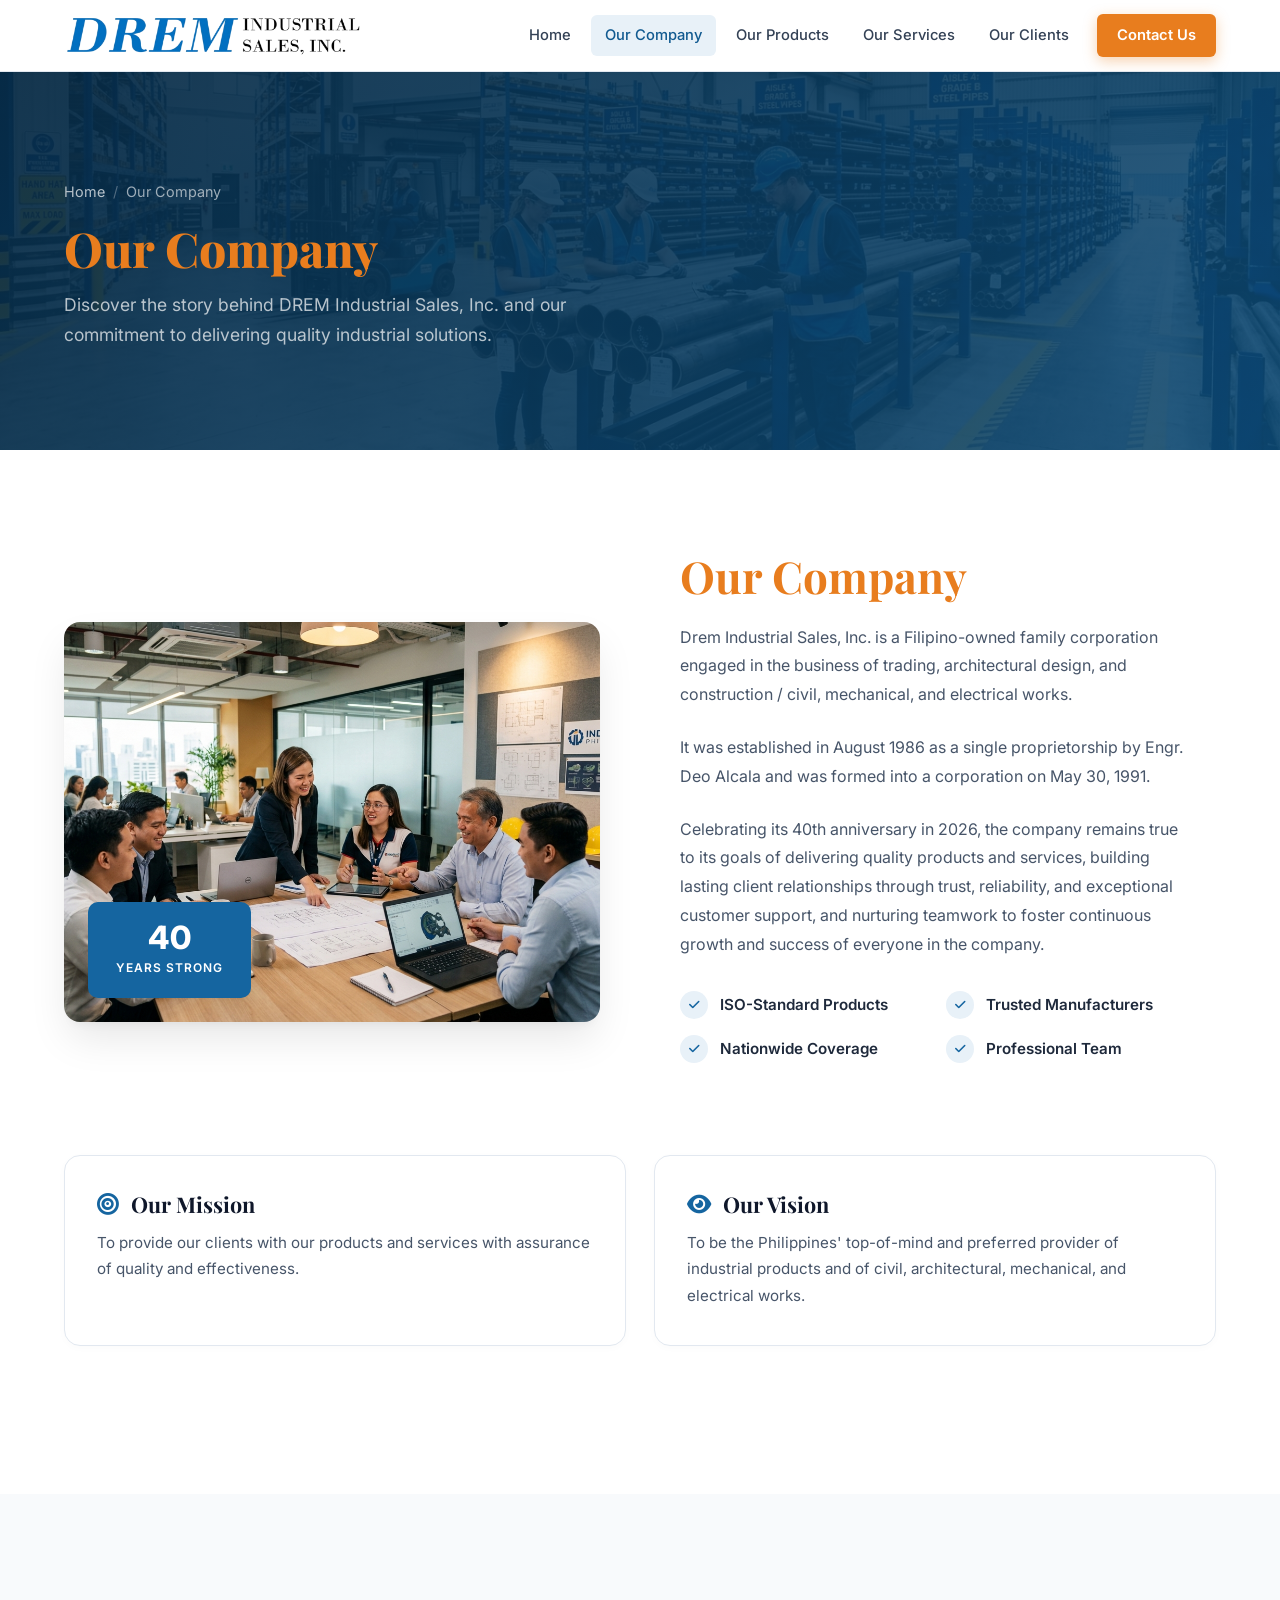
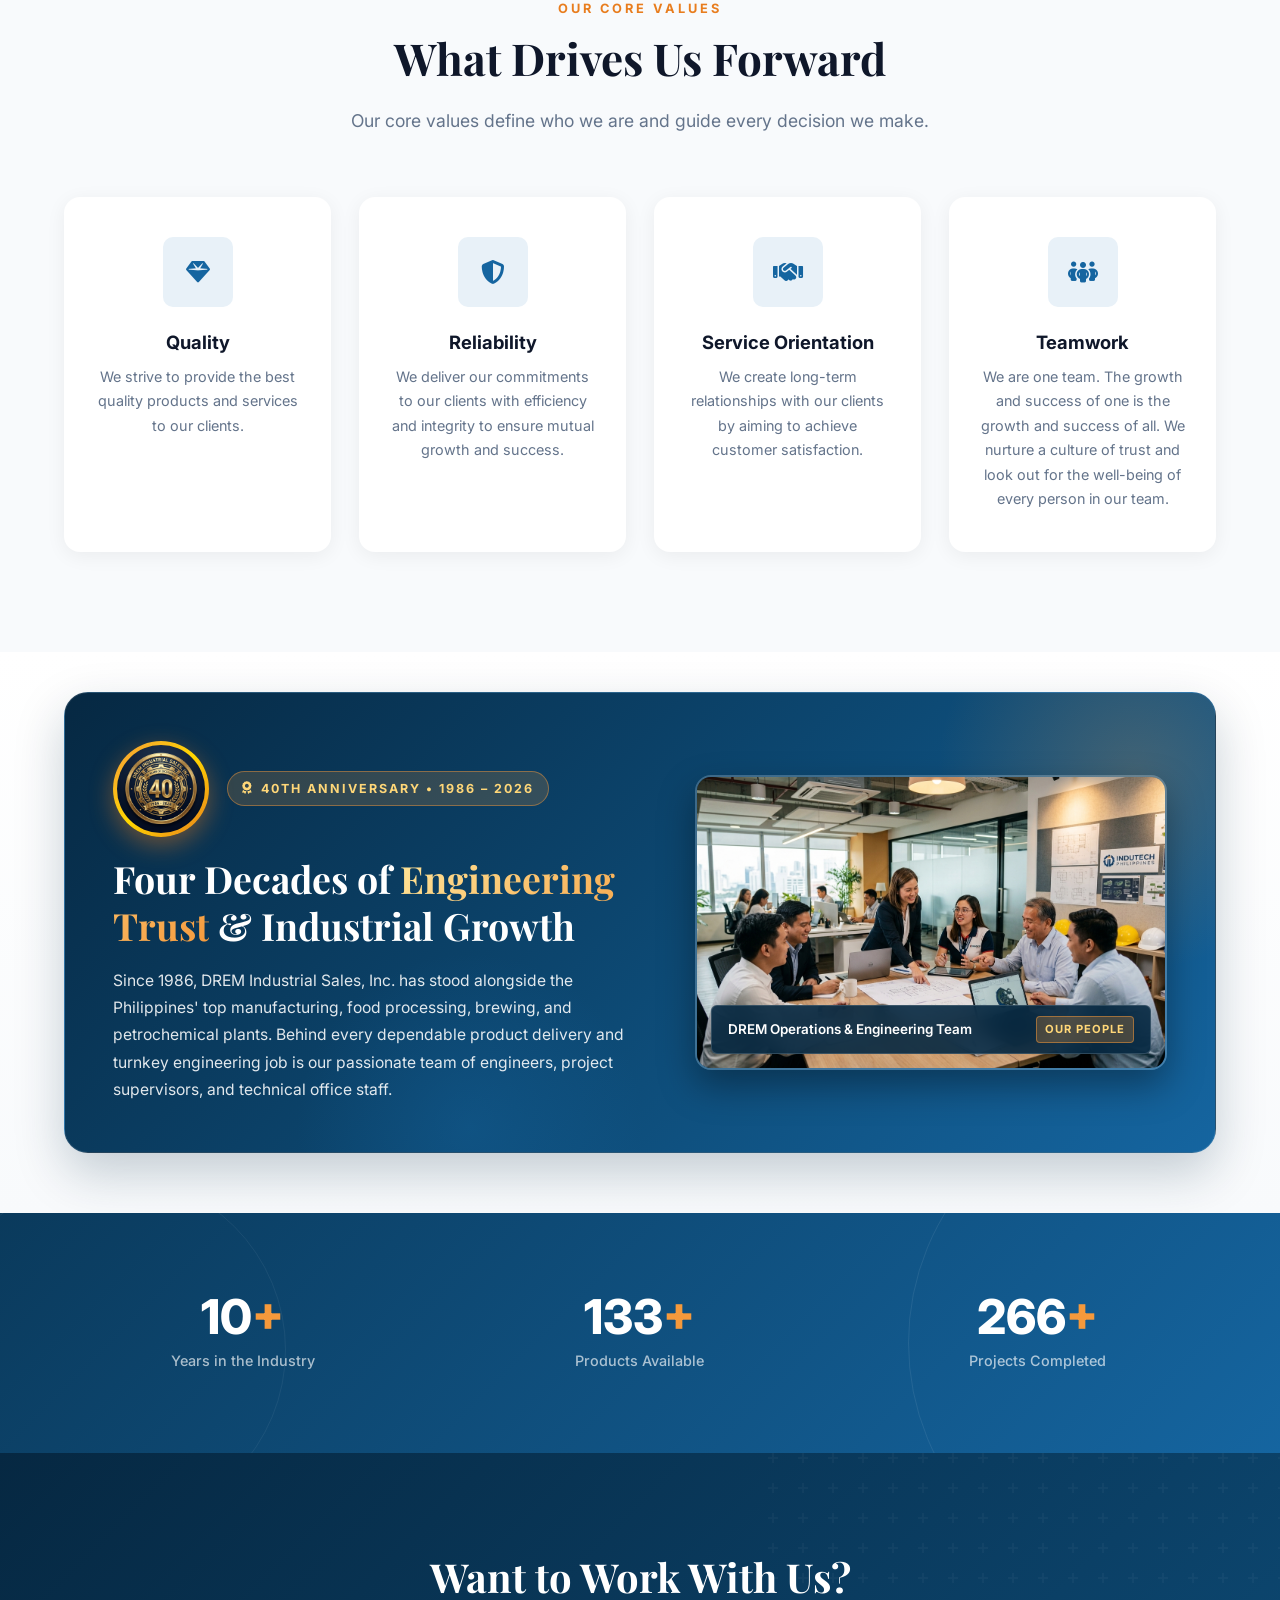
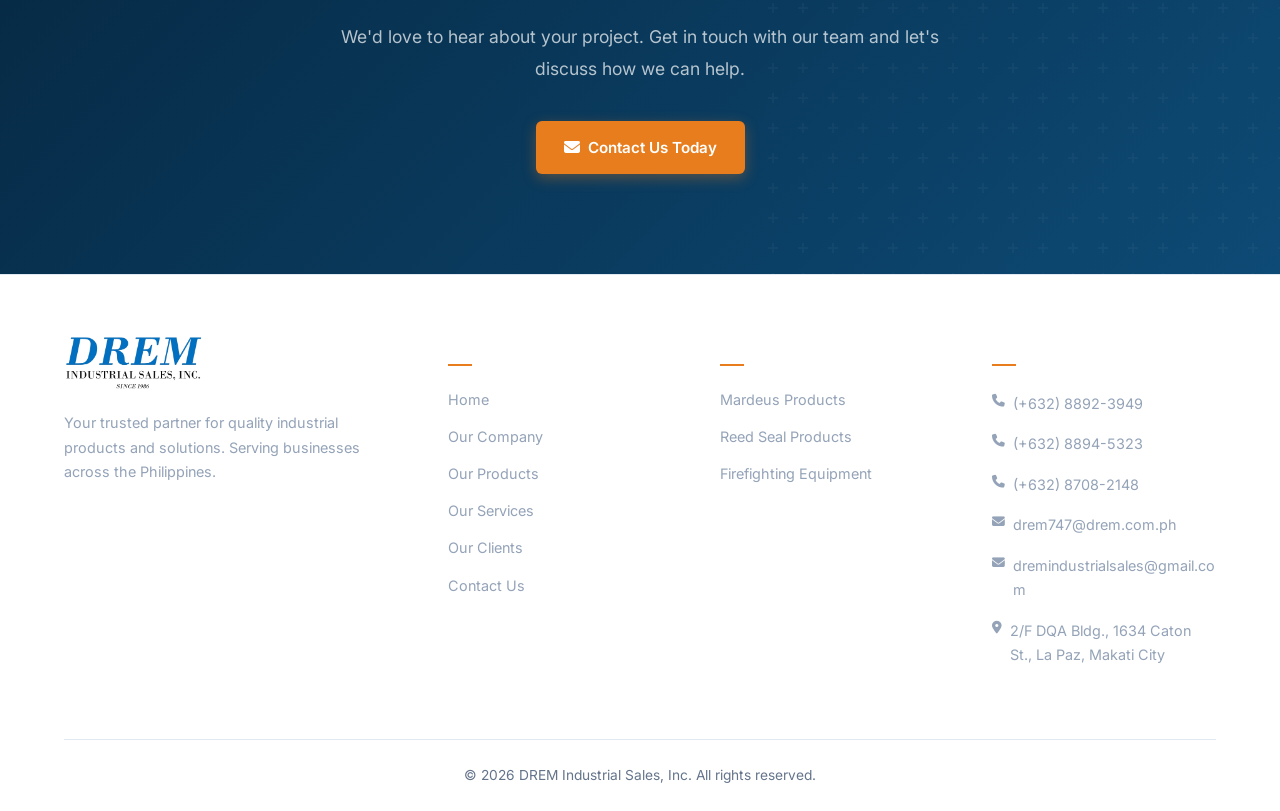
<file: about.html>
<!DOCTYPE html>
<html lang="en">

<head>
  <meta charset="UTF-8">
  <meta name="viewport" content="width=device-width, initial-scale=1.0">
  <title>About Us — DREM Industrial Sales, Inc.</title>
  <meta name="description"
    content="Learn about DREM Industrial Sales, Inc. — our history, mission, vision, and commitment to providing quality industrial products and services.">
  <link rel="stylesheet" href="css/style.css">
  <link rel="stylesheet" href="https://cdnjs.cloudflare.com/ajax/libs/font-awesome/6.5.1/css/all.min.css">
</head>

<body>

  <!-- ===== NAVIGATION ===== -->
  <nav class="navbar" id="navbar">
    <div class="container">
      <a href="index.html" class="nav-logo" aria-label="DREM Industrial Sales, Inc.">
        <img src="assets/images/logo.png" alt="DREM Industrial Sales, Inc." class="nav-logo-img">
      </a>
      <div class="nav-links" id="navLinks">
        <a href="index.html">Home</a>
        <a href="about.html" class="active">Our Company</a>
        <a href="products.html">Our Products</a>
        <a href="services.html">Our Services</a>
        <a href="clients.html">Our Clients</a>
        <a href="contact.html" class="nav-cta">Contact Us</a>
      </div>
      <div class="menu-toggle" id="menuToggle">
        <span></span>
        <span></span>
        <span></span>
      </div>
    </div>
  </nav>

  <!-- ===== PAGE HERO ===== -->
  <section class="page-hero">
    <div class="hero-bg">
      <img src="assets/images/about-hero.jpg" alt="About DREM Industrial">
    </div>
    <div class="hero-overlay"></div>
    <div class="container">
      <div class="page-hero-content">
        <div class="breadcrumb">
          <a href="index.html">Home</a>
          <span class="separator">/</span>
          <span>Our Company</span>
        </div>
        <h1 class="page-hero-title" style="color: var(--accent-500);">Our Company</h1>
        <p class="page-hero-subtitle">Discover the story behind DREM Industrial Sales, Inc. and our commitment to
          delivering quality industrial solutions.</p>
      </div>
    </div>
  </section>

  <!-- ===== ABOUT DETAIL ===== -->
  <section class="about-detail-section">
    <div class="container">
      <div class="about-detail-grid">
        <div class="about-image animate-on-scroll">
          <img src="assets/images/banner/office-team-working.jpg" alt="DREM Industrial team at work">
          <div class="about-image-badge">
            <div class="number">40</div>
            <div class="text">Years Strong</div>
          </div>
        </div>
        <div class="about-content animate-on-scroll delay-1">
          <h2 class="section-title" style="color: var(--accent-500);">Our Company</h2>
          <p>Drem Industrial Sales, Inc. is a Filipino-owned family corporation engaged in the business of trading, architectural design, and construction / civil, mechanical, and electrical works.</p>
          <p>It was established in August 1986 as a single proprietorship by Engr. Deo Alcala and was formed into a corporation on May 30, 1991.</p>
          <p>Celebrating its 40th anniversary in 2026, the company remains true to its goals of delivering quality products and services, building lasting client relationships through trust, reliability, and exceptional customer support, and nurturing teamwork to foster continuous growth and success of everyone in the company.</p>
          <div class="about-highlights">
            <div class="about-highlight">
              <i class="fas fa-check"></i>
              <span>ISO-Standard Products</span>
            </div>
            <div class="about-highlight">
              <i class="fas fa-check"></i>
              <span>Trusted Manufacturers</span>
            </div>
            <div class="about-highlight">
              <i class="fas fa-check"></i>
              <span>Nationwide Coverage</span>
            </div>
            <div class="about-highlight">
              <i class="fas fa-check"></i>
              <span>Professional Team</span>
            </div>
          </div>
        </div>
      </div>

      <!-- Mission & Vision -->
      <div class="mission-vision-grid animate-on-scroll">
        <div class="mv-card">
          <h3><i class="fas fa-bullseye"></i> Our Mission</h3>
          <p>To provide our clients with our products and services with assurance of quality and effectiveness.</p>
        </div>
        <div class="mv-card">
          <h3><i class="fas fa-eye"></i> Our Vision</h3>
          <p>To be the Philippines' top-of-mind and preferred provider of industrial products and of civil, architectural, mechanical, and electrical works.</p>
        </div>
      </div>
    </div>
  </section>

  <!-- ===== CORE VALUES ===== -->
  <section class="features-section">
    <div class="container">
      <div class="section-header center">
        <span class="section-label">Our Core Values</span>
        <h2 class="section-title">What Drives Us Forward</h2>
        <p class="section-subtitle">Our core values define who we are and guide every decision we make.</p>
      </div>
      <div class="features-grid">
        <div class="feature-card animate-on-scroll">
          <div class="feature-icon">
            <i class="fas fa-gem"></i>
          </div>
          <h3>Quality</h3>
          <p>We strive to provide the best quality products and services to our clients.</p>
        </div>
        <div class="feature-card animate-on-scroll delay-1">
          <div class="feature-icon">
            <i class="fas fa-shield-halved"></i>
          </div>
          <h3>Reliability</h3>
          <p>We deliver our commitments to our clients with efficiency and integrity to ensure mutual growth and
            success.</p>
        </div>
        <div class="feature-card animate-on-scroll delay-2">
          <div class="feature-icon">
            <i class="fas fa-handshake"></i>
          </div>
          <h3>Service Orientation</h3>
          <p>We create long-term relationships with our clients by aiming to achieve customer satisfaction.</p>
        </div>
        <div class="feature-card animate-on-scroll delay-3">
          <div class="feature-icon">
            <i class="fas fa-people-group"></i>
          </div>
          <h3>Teamwork</h3>
          <p>We are one team. The growth and success of one is the growth and success of all. We nurture a culture of
            trust and look out for the well-being of every person in our team.</p>
        </div>
      </div>
    </div>
  </section>

  <!-- ===== 40TH ANNIVERSARY & TEAM CULTURE BANNER ===== -->
  <section class="anniversary-banner-section" id="anniversary-banner">
    <div class="container">
      <div class="anniversary-banner-card animate-on-scroll">
        <div class="anniversary-banner-grid">
          <div class="anniversary-left">
            <div class="anniversary-badge-header">
              <div class="anniversary-logo-wrap" title="DREM 40th Anniversary Emblem (1986–2026)">
                <img src="assets/images/banner/40th-anniversary-logo.jpg" alt="DREM 40th Anniversary Emblem 1986-2026" class="anniversary-logo-img">
              </div>
              <div>
                <div class="anniversary-pill">
                  <i class="fas fa-award"></i> 40th Anniversary • 1986 – 2026
                </div>
              </div>
            </div>

            <h2 class="anniversary-title">Four Decades of <span>Engineering Trust</span> & Industrial Growth</h2>

            <p class="anniversary-desc">
              Since 1986, DREM Industrial Sales, Inc. has stood alongside the Philippines' top manufacturing, food processing, brewing, and petrochemical plants. Behind every dependable product delivery and turnkey engineering job is our passionate team of engineers, project supervisors, and technical office staff.
            </p>
          </div>

          <div class="anniversary-right">
            <div class="anniversary-image-frame">
              <img src="assets/images/banner/office-team-working.jpg" alt="DREM Industrial Operations and Engineering Team at Work">
              <div class="anniversary-floating-tag">
                <div class="tag-text">DREM Operations & Engineering Team</div>
                <div class="tag-badge">Our People</div>
              </div>
            </div>
          </div>
        </div>
      </div>
    </div>
  </section>

  <!-- ===== STATS ===== -->
  <section class="stats-section">
    <div class="container">
      <div class="stats-grid">
        <div class="stat-item animate-on-scroll">
          <div class="stat-number" data-target="40">0<span>+</span></div>
          <div class="stat-label">Years in the Industry</div>
        </div>
        <div class="stat-item animate-on-scroll delay-1">
          <div class="stat-number" data-target="500">0<span>+</span></div>
          <div class="stat-label">Products Available</div>
        </div>
        <div class="stat-item animate-on-scroll delay-2">
          <div class="stat-number" data-target="1000">0<span>+</span></div>
          <div class="stat-label">Projects Completed</div>
        </div>
      </div>
    </div>
  </section>

  <!-- ===== CTA ===== -->
  <section class="cta-section">
    <div class="container">
      <div class="cta-content animate-on-scroll">
        <h2>Want to Work With Us?</h2>
        <p>We'd love to hear about your project. Get in touch with our team and let's discuss how we can help.</p>
        <div class="cta-actions">
          <a href="contact.html" class="btn btn-accent">
            <i class="fas fa-envelope"></i>
            Contact Us Today
          </a>
        </div>
      </div>
    </div>
  </section>

  <!-- ===== FOOTER ===== -->
  <footer class="footer">
    <div class="container">
      <div class="footer-grid">
        <div class="footer-brand">
          <a href="index.html" aria-label="DREM Industrial Sales, Inc.">
            <img src="assets/images/logo-stacked.png" alt="DREM Industrial Sales, Inc. Since 1986" class="footer-logo-img">
          </a>
          <p>Your trusted partner for quality industrial products and solutions. Serving businesses across the
            Philippines.</p>
        </div>
        <div class="footer-column">
          <h4>Quick Links</h4>
          <ul>
            <li><a href="index.html">Home</a></li>
            <li><a href="about.html">Our Company</a></li>
            <li><a href="products.html">Our Products</a></li>
            <li><a href="services.html">Our Services</a></li>
            <li><a href="clients.html">Our Clients</a></li>
            <li><a href="contact.html">Contact Us</a></li>
          </ul>
        </div>
        <div class="footer-column">
          <h4>Our Products</h4>
          <ul>
            <li><a href="products.html">Mardeus Products</a></li>
            <li><a href="products.html">Reed Seal Products</a></li>
            <li><a href="products.html">Firefighting Equipment</a></li>
          </ul>
        </div>
        <div class="footer-column">
          <h4>Contact Info</h4>
          <ul>
            <li><a href="tel:+63288923949"><i class="fas fa-phone"></i> (+632) 8892-3949</a></li>
            <li><a href="tel:+63288945323"><i class="fas fa-phone"></i> (+632) 8894-5323</a></li>
            <li><a href="tel:+63287082148"><i class="fas fa-phone"></i> (+632) 8708-2148</a></li>
            <li><a
                href="https://mail.google.com/mail/?view=cm&fs=1&to=drem747@drem.com.ph&su=Inquiry%20-%20DREM%20Industrial%20Sales"
                target="_blank" rel="noopener noreferrer" class="email-btn" data-email="drem747@drem.com.ph"><i
                  class="fas fa-envelope"></i> drem747@drem.com.ph</a></li>
            <li><a
                href="https://mail.google.com/mail/?view=cm&fs=1&to=dremindustrialsales@gmail.com&su=Inquiry%20-%20DREM%20Industrial%20Sales"
                target="_blank" rel="noopener noreferrer" class="email-btn"
                data-email="dremindustrialsales@gmail.com"><i class="fas fa-envelope"></i>
                dremindustrialsales@gmail.com</a></li>
            <li><a href="https://www.google.com/maps/search/DREM+Industrial+Sales+Inc+Caton+Makati+City"
                target="_blank"><i class="fas fa-location-dot"></i> 2/F DQA Bldg., 1634 Caton St., La Paz, Makati
                City</a></li>
          </ul>
        </div>
      </div>
      <div class="footer-bottom">
        <p>&copy; 2026 DREM Industrial Sales, Inc. All rights reserved.</p>
      </div>
    </div>
  </footer>

  <button class="back-to-top" id="backToTop" aria-label="Back to top">
    <i class="fas fa-arrow-up"></i>
  </button>

  <script src="js/main.js"></script>
</body>

</html>
</file>
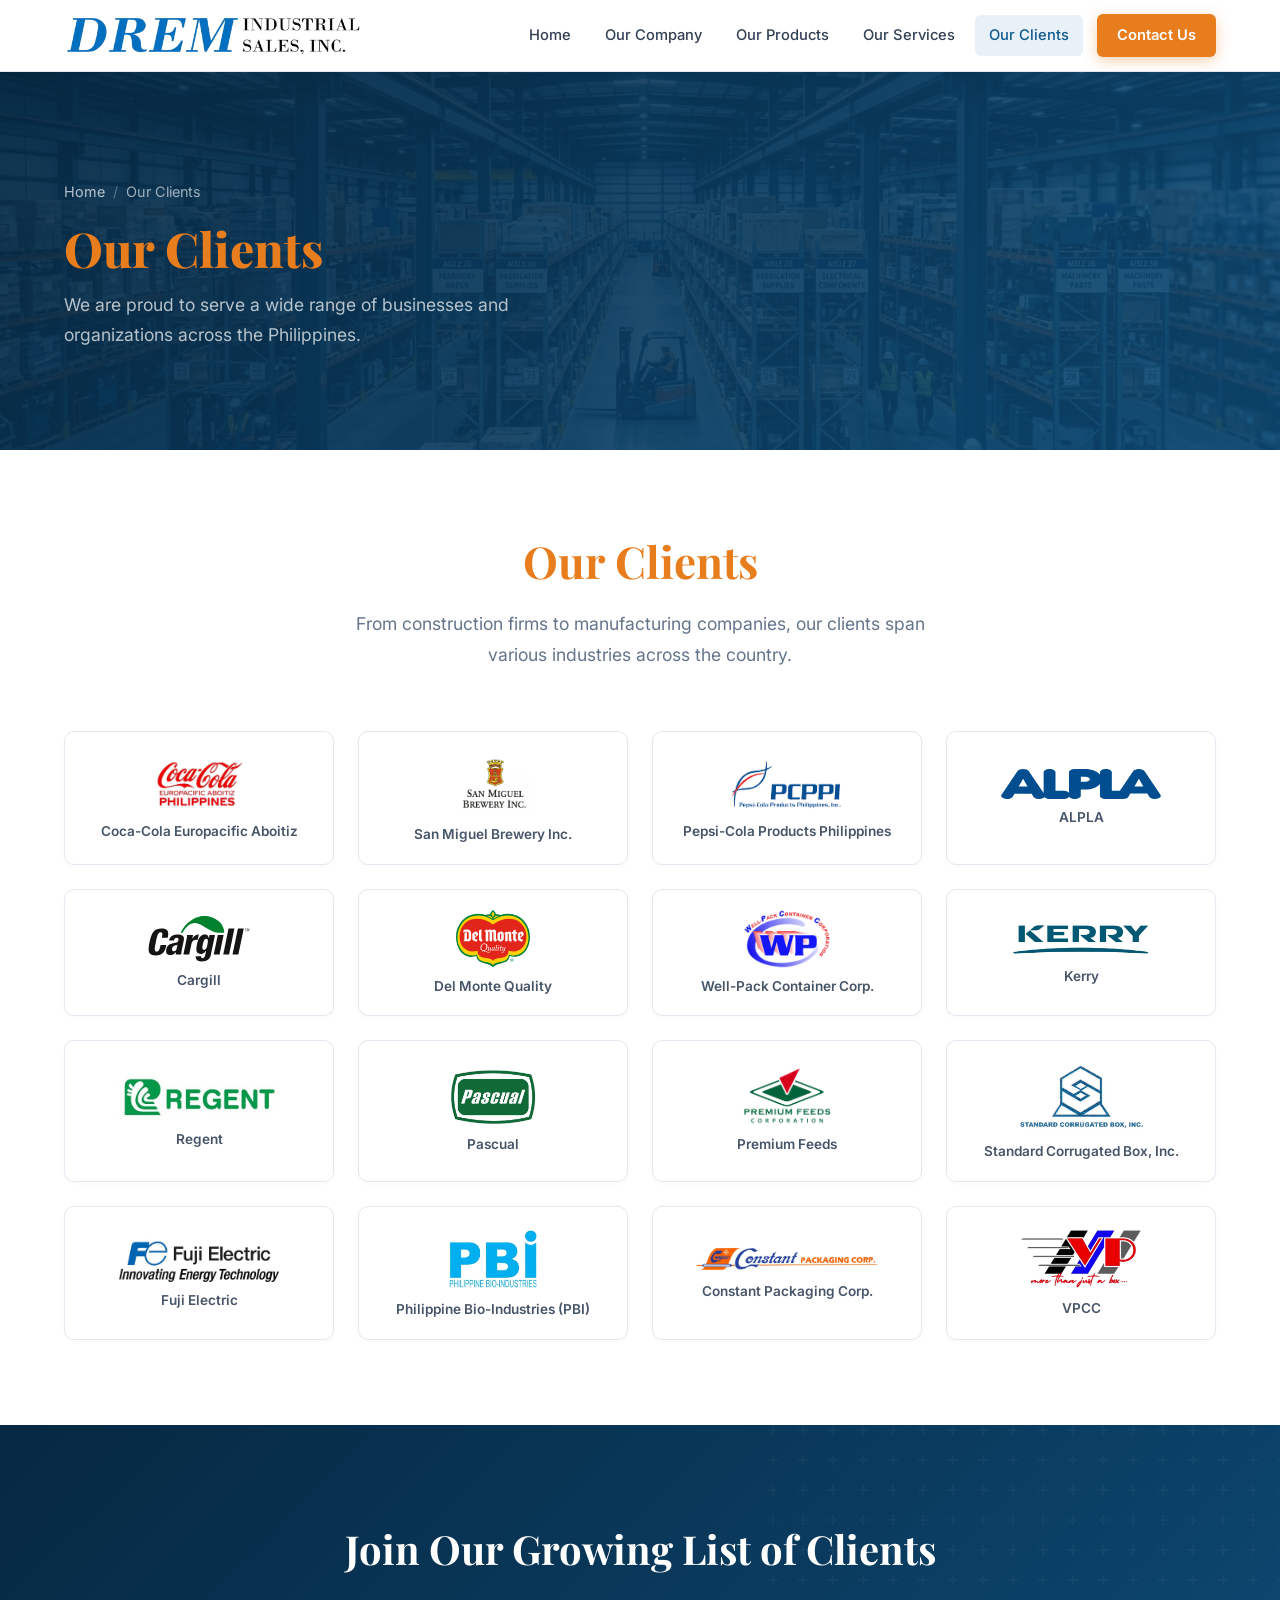
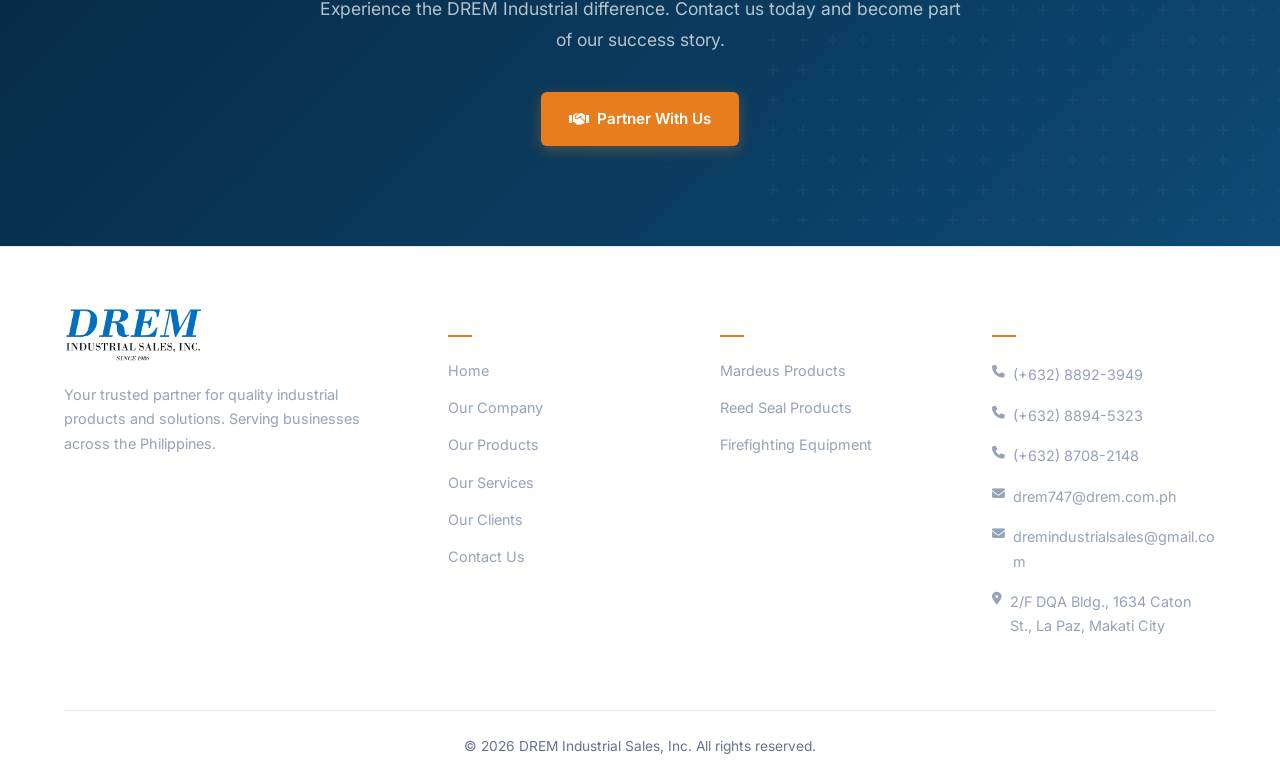
<file: clients.html>
<!DOCTYPE html>
<html lang="en">
<head>
  <meta charset="UTF-8">
  <meta name="viewport" content="width=device-width, initial-scale=1.0">
  <title>Our Clients — DREM Industrial Sales, Inc.</title>
  <meta name="description" content="See the businesses and organizations that trust DREM Industrial Sales, Inc. for their industrial product needs.">
  <link rel="stylesheet" href="css/style.css">
  <link rel="stylesheet" href="https://cdnjs.cloudflare.com/ajax/libs/font-awesome/6.5.1/css/all.min.css">
</head>
<body>

  <!-- ===== NAVIGATION ===== -->
  <nav class="navbar" id="navbar">
    <div class="container">
      <a href="index.html" class="nav-logo" aria-label="DREM Industrial Sales, Inc.">
        <img src="assets/images/logo.png" alt="DREM Industrial Sales, Inc." class="nav-logo-img">
      </a>
      <div class="nav-links" id="navLinks">
        <a href="index.html">Home</a>
        <a href="about.html">Our Company</a>
        <a href="products.html">Our Products</a>
        <a href="services.html">Our Services</a>
        <a href="clients.html" class="active">Our Clients</a>
        <a href="contact.html" class="nav-cta">Contact Us</a>
      </div>
      <div class="menu-toggle" id="menuToggle">
        <span></span>
        <span></span>
        <span></span>
      </div>
    </div>
  </nav>

  <!-- ===== PAGE HERO ===== -->
  <section class="page-hero">
    <div class="hero-bg">
      <img src="assets/images/hero-bg.jpg" alt="DREM Clients">
    </div>
    <div class="hero-overlay"></div>
    <div class="container">
      <div class="page-hero-content">
        <div class="breadcrumb">
          <a href="index.html">Home</a>
          <span class="separator">/</span>
          <span>Our Clients</span>
        </div>
        <h1 class="page-hero-title" style="color: var(--accent-500);">Our Clients</h1>
        <p class="page-hero-subtitle">We are proud to serve a wide range of businesses and organizations across the Philippines.</p>
      </div>
    </div>
  </section>

  <!-- ===== CLIENTS GRID ===== -->
  <section class="clients-section clients-page-section">
    <div class="container">
      <div class="section-header center">
        <h2 class="section-title" style="color: var(--accent-500);">Our Clients</h2>
        <p class="section-subtitle">From construction firms to manufacturing companies, our clients span various industries across the country.</p>
      </div>
      <div class="clients-logo-grid">
        <div class="client-logo-card animate-on-scroll">
          <img src="assets/images/clients/coca-cola-europacific.png" alt="Coca-Cola Europacific Aboitiz Philippines">
          <span class="client-title">Coca-Cola Europacific Aboitiz</span>
        </div>
        <div class="client-logo-card animate-on-scroll delay-1">
          <img src="assets/images/clients/san-miguel-brewery.png" alt="San Miguel Brewery Inc.">
          <span class="client-title">San Miguel Brewery Inc.</span>
        </div>
        <div class="client-logo-card animate-on-scroll delay-2">
          <img src="assets/images/clients/pcppi.png" alt="Pepsi-Cola Products Philippines, Inc.">
          <span class="client-title">Pepsi-Cola Products Philippines</span>
        </div>
        <div class="client-logo-card animate-on-scroll delay-3">
          <img src="assets/images/clients/alpla.svg" alt="ALPLA">
          <span class="client-title">ALPLA</span>
        </div>
        <div class="client-logo-card animate-on-scroll">
          <img src="assets/images/clients/cargill.svg" alt="Cargill">
          <span class="client-title">Cargill</span>
        </div>
        <div class="client-logo-card animate-on-scroll delay-1">
          <img src="assets/images/clients/del-monte.svg" alt="Del Monte Quality">
          <span class="client-title">Del Monte Quality</span>
        </div>
        <div class="client-logo-card animate-on-scroll delay-2">
          <img src="assets/images/clients/well-pack.png" alt="Well-Pack Container Corporation">
          <span class="client-title">Well-Pack Container Corp.</span>
        </div>
        <div class="client-logo-card animate-on-scroll delay-3">
          <img src="assets/images/clients/kerry.png" alt="Kerry">
          <span class="client-title">Kerry</span>
        </div>
        <div class="client-logo-card animate-on-scroll">
          <img src="assets/images/clients/regent.jpg" alt="Regent">
          <span class="client-title">Regent</span>
        </div>
        <div class="client-logo-card animate-on-scroll delay-1">
          <img src="assets/images/clients/pascual.jpg" alt="Pascual">
          <span class="client-title">Pascual</span>
        </div>
        <div class="client-logo-card animate-on-scroll delay-2">
          <img src="assets/images/clients/premium-feeds.png" alt="Premium Feeds">
          <span class="client-title">Premium Feeds</span>
        </div>
        <div class="client-logo-card animate-on-scroll delay-3">
          <img src="assets/images/clients/standard-corrugated-box.jpg" alt="Standard Corrugated Box, Inc.">
          <span class="client-title">Standard Corrugated Box, Inc.</span>
        </div>
        <div class="client-logo-card animate-on-scroll">
          <img src="assets/images/clients/fuji-electric.jpg" alt="Fuji Electric">
          <span class="client-title">Fuji Electric</span>
        </div>
        <div class="client-logo-card animate-on-scroll delay-1">
          <img src="assets/images/clients/pbi.png" alt="Philippine Bio-Industries (PBI)">
          <span class="client-title">Philippine Bio-Industries (PBI)</span>
        </div>
        <div class="client-logo-card animate-on-scroll delay-2">
          <img src="assets/images/clients/constant-packaging.png" alt="Constant Packaging Corp.">
          <span class="client-title">Constant Packaging Corp.</span>
        </div>
        <div class="client-logo-card animate-on-scroll delay-3">
          <img src="assets/images/clients/vpcc.png" alt="VPCC (Valenzuela Packaging Container Corp.)">
          <span class="client-title">VPCC</span>
        </div>
      </div>
    </div>
  </section>

  <!-- ===== CTA ===== -->
  <section class="cta-section">
    <div class="container">
      <div class="cta-content animate-on-scroll">
        <h2>Join Our Growing List of Clients</h2>
        <p>Experience the DREM Industrial difference. Contact us today and become part of our success story.</p>
        <div class="cta-actions">
          <a href="contact.html" class="btn btn-accent">
            <i class="fas fa-handshake"></i>
            Partner With Us
          </a>
        </div>
      </div>
    </div>
  </section>

  <!-- ===== FOOTER ===== -->
  <footer class="footer">
    <div class="container">
      <div class="footer-grid">
        <div class="footer-brand">
          <a href="index.html" aria-label="DREM Industrial Sales, Inc.">
            <img src="assets/images/logo-stacked.png" alt="DREM Industrial Sales, Inc. Since 1986" class="footer-logo-img">
          </a>
          <p>Your trusted partner for quality industrial products and solutions. Serving businesses across the Philippines.</p>
        </div>
        <div class="footer-column">
          <h4>Quick Links</h4>
          <ul>
            <li><a href="index.html">Home</a></li>
            <li><a href="about.html">Our Company</a></li>
            <li><a href="products.html">Our Products</a></li>
            <li><a href="services.html">Our Services</a></li>
            <li><a href="clients.html">Our Clients</a></li>
            <li><a href="contact.html">Contact Us</a></li>
          </ul>
        </div>
        <div class="footer-column">
          <h4>Our Products</h4>
          <ul>
            <li><a href="products.html#mardeus">Mardeus Products</a></li>
            <li><a href="products.html#reedseal">Reed Seal Products</a></li>
            <li><a href="products.html#firefighting">Firefighting Equipment</a></li>
          </ul>
        </div>
        <div class="footer-column">
          <h4>Contact Info</h4>
          <ul>
            <li><a href="tel:+63288923949"><i class="fas fa-phone"></i> (+632) 8892-3949</a></li>
            <li><a href="tel:+63288945323"><i class="fas fa-phone"></i> (+632) 8894-5323</a></li>
            <li><a href="tel:+63287082148"><i class="fas fa-phone"></i> (+632) 8708-2148</a></li>
            <li><a href="https://mail.google.com/mail/?view=cm&fs=1&to=drem747@drem.com.ph&su=Inquiry%20-%20DREM%20Industrial%20Sales" target="_blank" rel="noopener noreferrer" class="email-btn" data-email="drem747@drem.com.ph"><i class="fas fa-envelope"></i> drem747@drem.com.ph</a></li>
            <li><a href="https://mail.google.com/mail/?view=cm&fs=1&to=dremindustrialsales@gmail.com&su=Inquiry%20-%20DREM%20Industrial%20Sales" target="_blank" rel="noopener noreferrer" class="email-btn" data-email="dremindustrialsales@gmail.com"><i class="fas fa-envelope"></i> dremindustrialsales@gmail.com</a></li>
            <li><a href="https://www.google.com/maps/search/DREM+Industrial+Sales+Inc+Caton+Makati+City" target="_blank"><i class="fas fa-location-dot"></i> 2/F DQA Bldg., 1634 Caton St., La Paz, Makati City</a></li>
          </ul>
        </div>
      </div>
      <div class="footer-bottom">
        <p>&copy; 2026 DREM Industrial Sales, Inc. All rights reserved.</p>
      </div>
    </div>
  </footer>

  <button class="back-to-top" id="backToTop" aria-label="Back to top">
    <i class="fas fa-arrow-up"></i>
  </button>

  <script src="js/main.js"></script>
</body>
</html>
</file>
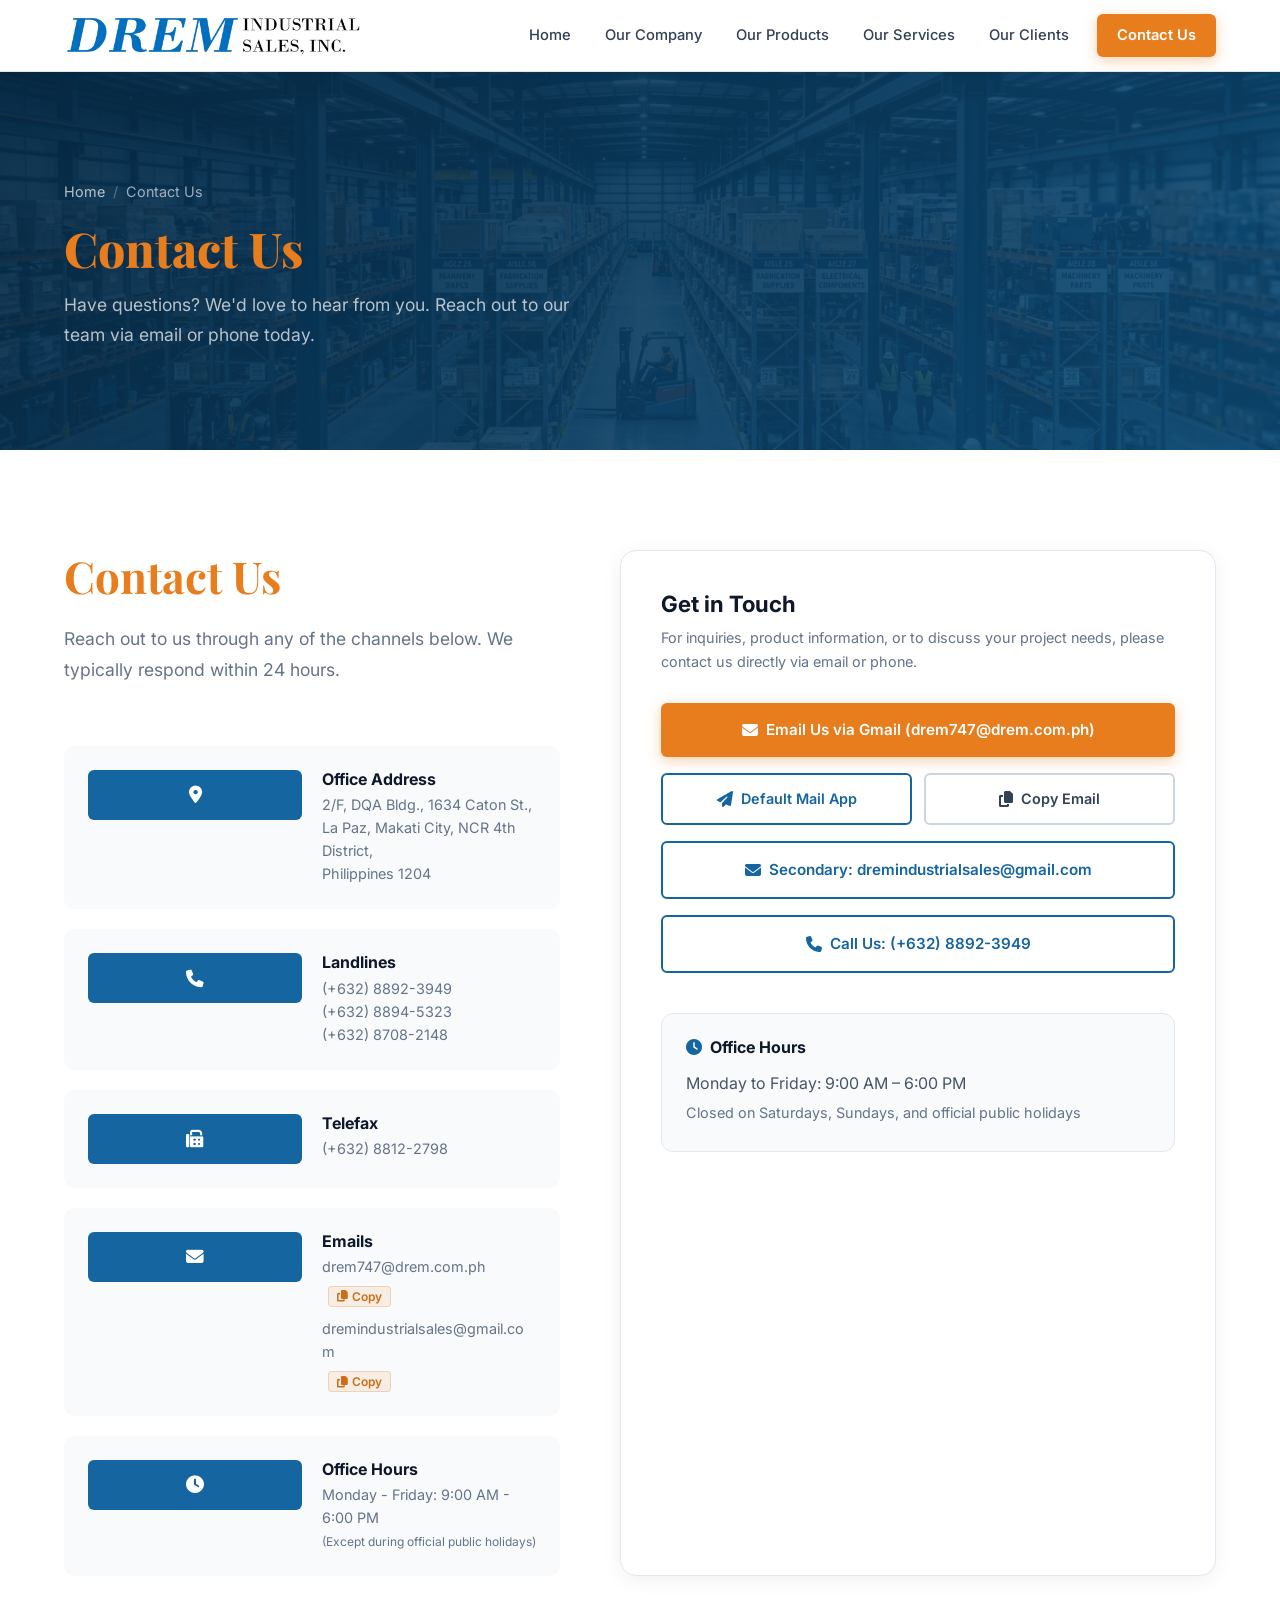
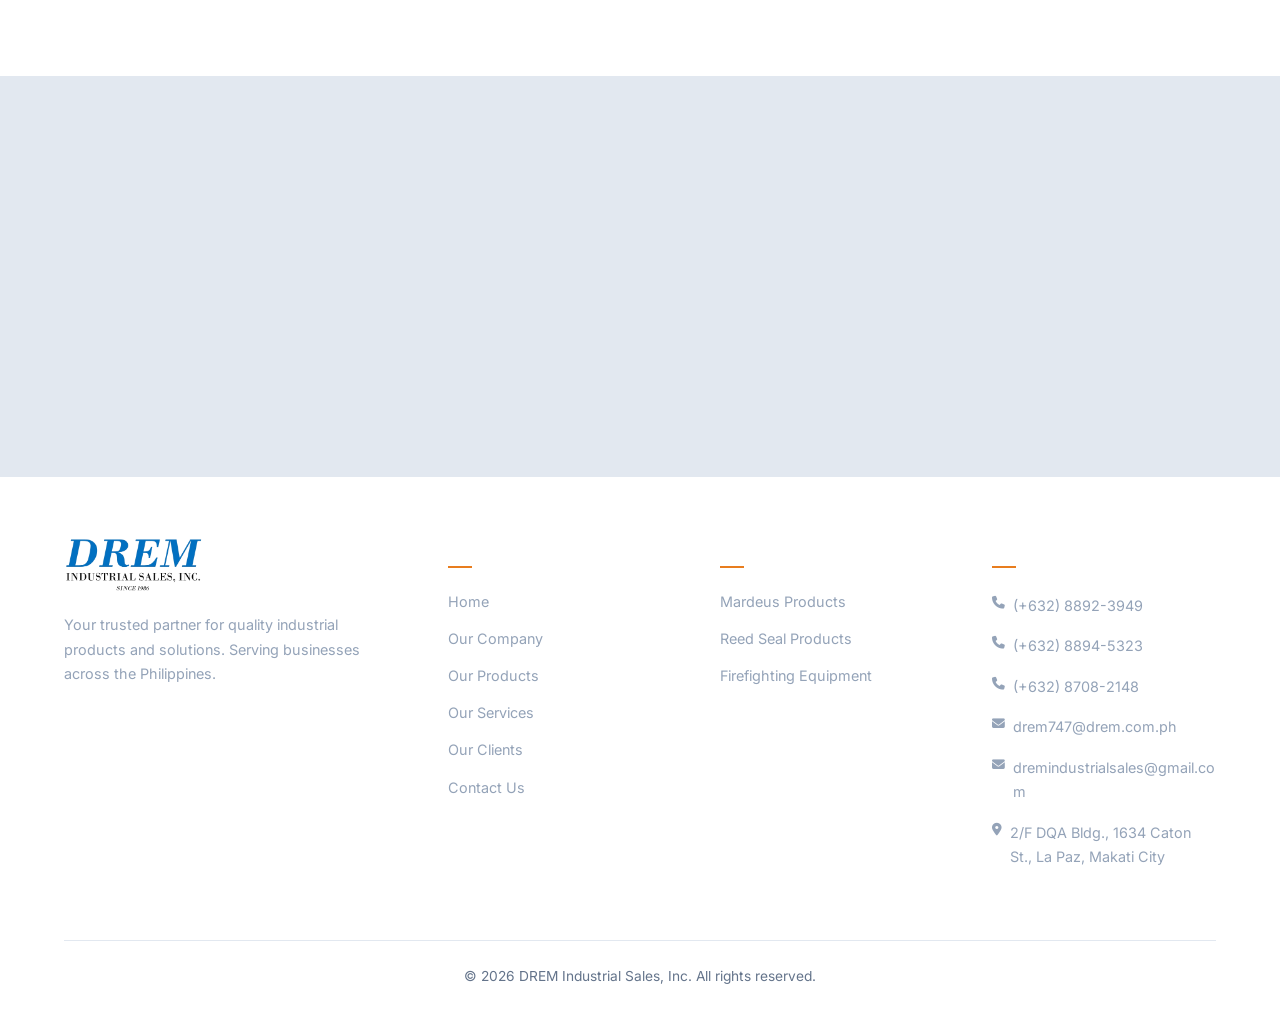
<file: contact.html>
<!DOCTYPE html>
<html lang="en">
<head>
  <meta charset="UTF-8">
  <meta name="viewport" content="width=device-width, initial-scale=1.0">
  <title>Contact Us — DREM Industrial Sales, Inc.</title>
  <meta name="description" content="Get in touch with DREM Industrial Sales, Inc. Request a quotation, ask about products, or reach out for technical support.">
  <link rel="stylesheet" href="css/style.css">
  <link rel="stylesheet" href="https://cdnjs.cloudflare.com/ajax/libs/font-awesome/6.5.1/css/all.min.css">
</head>
<body>

  <!-- ===== NAVIGATION ===== -->
  <nav class="navbar" id="navbar">
    <div class="container">
      <a href="index.html" class="nav-logo" aria-label="DREM Industrial Sales, Inc.">
        <img src="assets/images/logo.png" alt="DREM Industrial Sales, Inc." class="nav-logo-img">
      </a>
      <div class="nav-links" id="navLinks">
        <a href="index.html">Home</a>
        <a href="about.html">Our Company</a>
        <a href="products.html">Our Products</a>
        <a href="services.html">Our Services</a>
        <a href="clients.html">Our Clients</a>
        <a href="contact.html" class="nav-cta active">Contact Us</a>
      </div>
      <div class="menu-toggle" id="menuToggle">
        <span></span>
        <span></span>
        <span></span>
      </div>
    </div>
  </nav>

  <!-- ===== PAGE HERO ===== -->
  <section class="page-hero">
    <div class="hero-bg">
      <img src="assets/images/hero-bg.jpg" alt="Contact DREM Industrial">
    </div>
    <div class="hero-overlay"></div>
    <div class="container">
      <div class="page-hero-content">
        <div class="breadcrumb">
          <a href="index.html">Home</a>
          <span class="separator">/</span>
          <span>Contact Us</span>
        </div>
        <h1 class="page-hero-title" style="color: var(--accent-500);">Contact Us</h1>
        <p class="page-hero-subtitle">Have questions? We'd love to hear from you. Reach out to our team via email or phone today.</p>
      </div>
    </div>
  </section>

  <!-- ===== CONTACT SECTION ===== -->
  <section class="contact-section" style="padding-top: 100px;">
    <div class="container">
      <div class="contact-grid">
        <!-- Contact Info -->
        <div>
          <div class="section-header">
            <h2 class="section-title" style="color: var(--accent-500);">Contact Us</h2>
            <p class="section-subtitle">Reach out to us through any of the channels below. We typically respond within 24 hours.</p>
          </div>
          <div class="contact-info-cards">
            <div class="contact-info-card animate-on-scroll">
              <div class="icon">
                <i class="fas fa-location-dot"></i>
              </div>
              <div>
                <h4>Office Address</h4>
                <p>2/F, DQA Bldg., 1634 Caton St.,<br>La Paz, Makati City, NCR 4th District,<br>Philippines 1204</p>
              </div>
            </div>
            <div class="contact-info-card animate-on-scroll delay-1">
              <div class="icon">
                <i class="fas fa-phone"></i>
              </div>
              <div>
                <h4>Landlines</h4>
                <p>
                  <a href="tel:+63288923949">(+632) 8892-3949</a><br>
                  <a href="tel:+63288945323">(+632) 8894-5323</a><br>
                  <a href="tel:+63287082148">(+632) 8708-2148</a>
                </p>
              </div>
            </div>
            <div class="contact-info-card animate-on-scroll delay-2">
              <div class="icon">
                <i class="fas fa-fax"></i>
              </div>
              <div>
                <h4>Telefax</h4>
                <p><a href="tel:+63288122798">(+632) 8812-2798</a></p>
              </div>
            </div>
            <div class="contact-info-card animate-on-scroll delay-3">
              <div class="icon">
                <i class="fas fa-envelope"></i>
              </div>
              <div>
                <h4>Emails</h4>
                <div style="display: flex; flex-direction: column; gap: 10px;">
                  <div style="display: flex; align-items: center; justify-content: space-between; gap: 8px; flex-wrap: wrap;">
                    <a href="https://mail.google.com/mail/?view=cm&fs=1&to=drem747@drem.com.ph&su=Inquiry%20-%20DREM%20Industrial%20Sales" target="_blank" rel="noopener noreferrer" class="email-btn" data-email="drem747@drem.com.ph">drem747@drem.com.ph</a>
                    <button type="button" class="copy-pill" data-email="drem747@drem.com.ph" title="Copy to clipboard"><i class="fas fa-copy"></i> Copy</button>
                  </div>
                  <div style="display: flex; align-items: center; justify-content: space-between; gap: 8px; flex-wrap: wrap;">
                    <a href="https://mail.google.com/mail/?view=cm&fs=1&to=dremindustrialsales@gmail.com&su=Inquiry%20-%20DREM%20Industrial%20Sales" target="_blank" rel="noopener noreferrer" class="email-btn" data-email="dremindustrialsales@gmail.com">dremindustrialsales@gmail.com</a>
                    <button type="button" class="copy-pill" data-email="dremindustrialsales@gmail.com" title="Copy to clipboard"><i class="fas fa-copy"></i> Copy</button>
                  </div>
                </div>
              </div>
            </div>
            <div class="contact-info-card animate-on-scroll delay-4">
              <div class="icon">
                <i class="fas fa-clock"></i>
              </div>
              <div>
                <h4>Office Hours</h4>
                <p>Monday - Friday: 9:00 AM - 6:00 PM<br><small style="color: var(--neutral-500);">(Except during official public holidays)</small></p>
              </div>
            </div>
          </div>
        </div>

        <!-- Contact CTA -->
        <div class="contact-form animate-on-scroll delay-1">
          <div id="formContent">
            <h3>Get in Touch</h3>
            <p class="form-subtitle">For inquiries, product information, or to discuss your project needs, please contact us directly via email or phone.</p>
            <div style="display: flex; flex-direction: column; gap: 16px; margin-top: 28px;">
              <a href="https://mail.google.com/mail/?view=cm&fs=1&to=drem747@drem.com.ph&su=Inquiry%20-%20DREM%20Industrial%20Sales" target="_blank" rel="noopener noreferrer" class="btn btn-accent email-btn" data-email="drem747@drem.com.ph" style="text-align: center; justify-content: center;">
                <i class="fas fa-envelope"></i>
                Email Us via Gmail (drem747@drem.com.ph)
              </a>
              <div class="contact-actions-row">
                <a href="mailto:drem747@drem.com.ph?subject=Inquiry%20-%20DREM%20Industrial%20Sales" class="btn btn-outline" style="text-align: center; justify-content: center; font-size: 0.9rem; padding: 12px 18px;">
                  <i class="fas fa-paper-plane"></i>
                  Default Mail App
                </a>
                <button type="button" class="btn btn-outline copy-email-btn" data-email="drem747@drem.com.ph" style="text-align: center; justify-content: center; font-size: 0.9rem; padding: 12px 18px; border-color: var(--neutral-300); color: var(--neutral-700);">
                  <i class="fas fa-copy"></i>
                  Copy Email
                </button>
              </div>
              <a href="https://mail.google.com/mail/?view=cm&fs=1&to=dremindustrialsales@gmail.com&su=Inquiry%20-%20DREM%20Industrial%20Sales" target="_blank" rel="noopener noreferrer" class="btn btn-outline email-btn" data-email="dremindustrialsales@gmail.com" style="text-align: center; justify-content: center;">
                <i class="fas fa-envelope"></i>
                Secondary: dremindustrialsales@gmail.com
              </a>
              <a href="tel:+63288923949" class="btn btn-outline" style="text-align: center; justify-content: center;">
                <i class="fas fa-phone"></i>
                Call Us: (+632) 8892-3949
              </a>
            </div>
            <div style="margin-top: 40px; padding: 24px; background: var(--neutral-50, #f8f9fa); border-radius: 12px; border: 1px solid var(--neutral-200, #e5e7eb);">
              <h4 style="margin-bottom: 12px; font-size: 1rem;"><i class="fas fa-clock" style="color: var(--primary-500, #1a73e8); margin-right: 8px;"></i>Office Hours</h4>
              <p style="margin: 0; line-height: 1.8; color: var(--neutral-600, #4b5563);">
                Monday to Friday: 9:00 AM – 6:00 PM<br>
                <span style="font-size: 0.9rem; color: var(--neutral-500);">Closed on Saturdays, Sundays, and official public holidays</span>
              </p>
            </div>
          </div>
        </div>
      </div>
    </div>
  </section>

  <!-- ===== MAP ===== -->
  <section class="map-section">
    <iframe
      src="https://www.google.com/maps/embed?pb=!1m18!1m12!1m3!1d3861.5542!2d121.0072757!3d14.5674234!2m3!1f0!2f0!3f0!3m2!1i1024!2i768!4f13.1!3m3!1m2!1s0x3397c909499fb20b%3A0xc809c0525fcd972b!2sDrem%20Industrial%20Sales%2C%20Inc.!5e0!3m2!1sen!2sph!4v1712700000000!5m2!1sen!2sph"
      allowfullscreen=""
      loading="lazy"
      referrerpolicy="no-referrer-when-downgrade"
      title="DREM Industrial Sales Inc. — Caton, Makati City">
    </iframe>
  </section>

  <!-- ===== FOOTER ===== -->
  <footer class="footer">
    <div class="container">
      <div class="footer-grid">
        <div class="footer-brand">
          <a href="index.html" aria-label="DREM Industrial Sales, Inc.">
            <img src="assets/images/logo-stacked.png" alt="DREM Industrial Sales, Inc. Since 1986" class="footer-logo-img">
          </a>
          <p>Your trusted partner for quality industrial products and solutions. Serving businesses across the Philippines.</p>
        </div>
        <div class="footer-column">
          <h4>Quick Links</h4>
          <ul>
            <li><a href="index.html">Home</a></li>
            <li><a href="about.html">Our Company</a></li>
            <li><a href="products.html">Our Products</a></li>
            <li><a href="services.html">Our Services</a></li>
            <li><a href="clients.html">Our Clients</a></li>
            <li><a href="contact.html">Contact Us</a></li>
          </ul>
        </div>
        <div class="footer-column">
          <h4>Our Products</h4>
          <ul>
            <li><a href="products.html#mardeus">Mardeus Products</a></li>
            <li><a href="products.html#reedseal">Reed Seal Products</a></li>
            <li><a href="products.html#firefighting">Firefighting Equipment</a></li>
          </ul>
        </div>
        <div class="footer-column">
          <h4>Contact Info</h4>
          <ul>
            <li><a href="tel:+63288923949"><i class="fas fa-phone"></i> (+632) 8892-3949</a></li>
            <li><a href="tel:+63288945323"><i class="fas fa-phone"></i> (+632) 8894-5323</a></li>
            <li><a href="tel:+63287082148"><i class="fas fa-phone"></i> (+632) 8708-2148</a></li>
            <li><a href="https://mail.google.com/mail/?view=cm&fs=1&to=drem747@drem.com.ph&su=Inquiry%20-%20DREM%20Industrial%20Sales" target="_blank" rel="noopener noreferrer" class="email-btn" data-email="drem747@drem.com.ph"><i class="fas fa-envelope"></i> drem747@drem.com.ph</a></li>
            <li><a href="https://mail.google.com/mail/?view=cm&fs=1&to=dremindustrialsales@gmail.com&su=Inquiry%20-%20DREM%20Industrial%20Sales" target="_blank" rel="noopener noreferrer" class="email-btn" data-email="dremindustrialsales@gmail.com"><i class="fas fa-envelope"></i> dremindustrialsales@gmail.com</a></li>
            <li><a href="https://www.google.com/maps/search/DREM+Industrial+Sales+Inc+Caton+Makati+City" target="_blank"><i class="fas fa-location-dot"></i> 2/F DQA Bldg., 1634 Caton St., La Paz, Makati City</a></li>
          </ul>
        </div>
      </div>
      <div class="footer-bottom">
        <p>&copy; 2026 DREM Industrial Sales, Inc. All rights reserved.</p>
      </div>
    </div>
  </footer>

  <button class="back-to-top" id="backToTop" aria-label="Back to top">
    <i class="fas fa-arrow-up"></i>
  </button>

  <script src="js/main.js"></script>
</body>
</html>
</file>
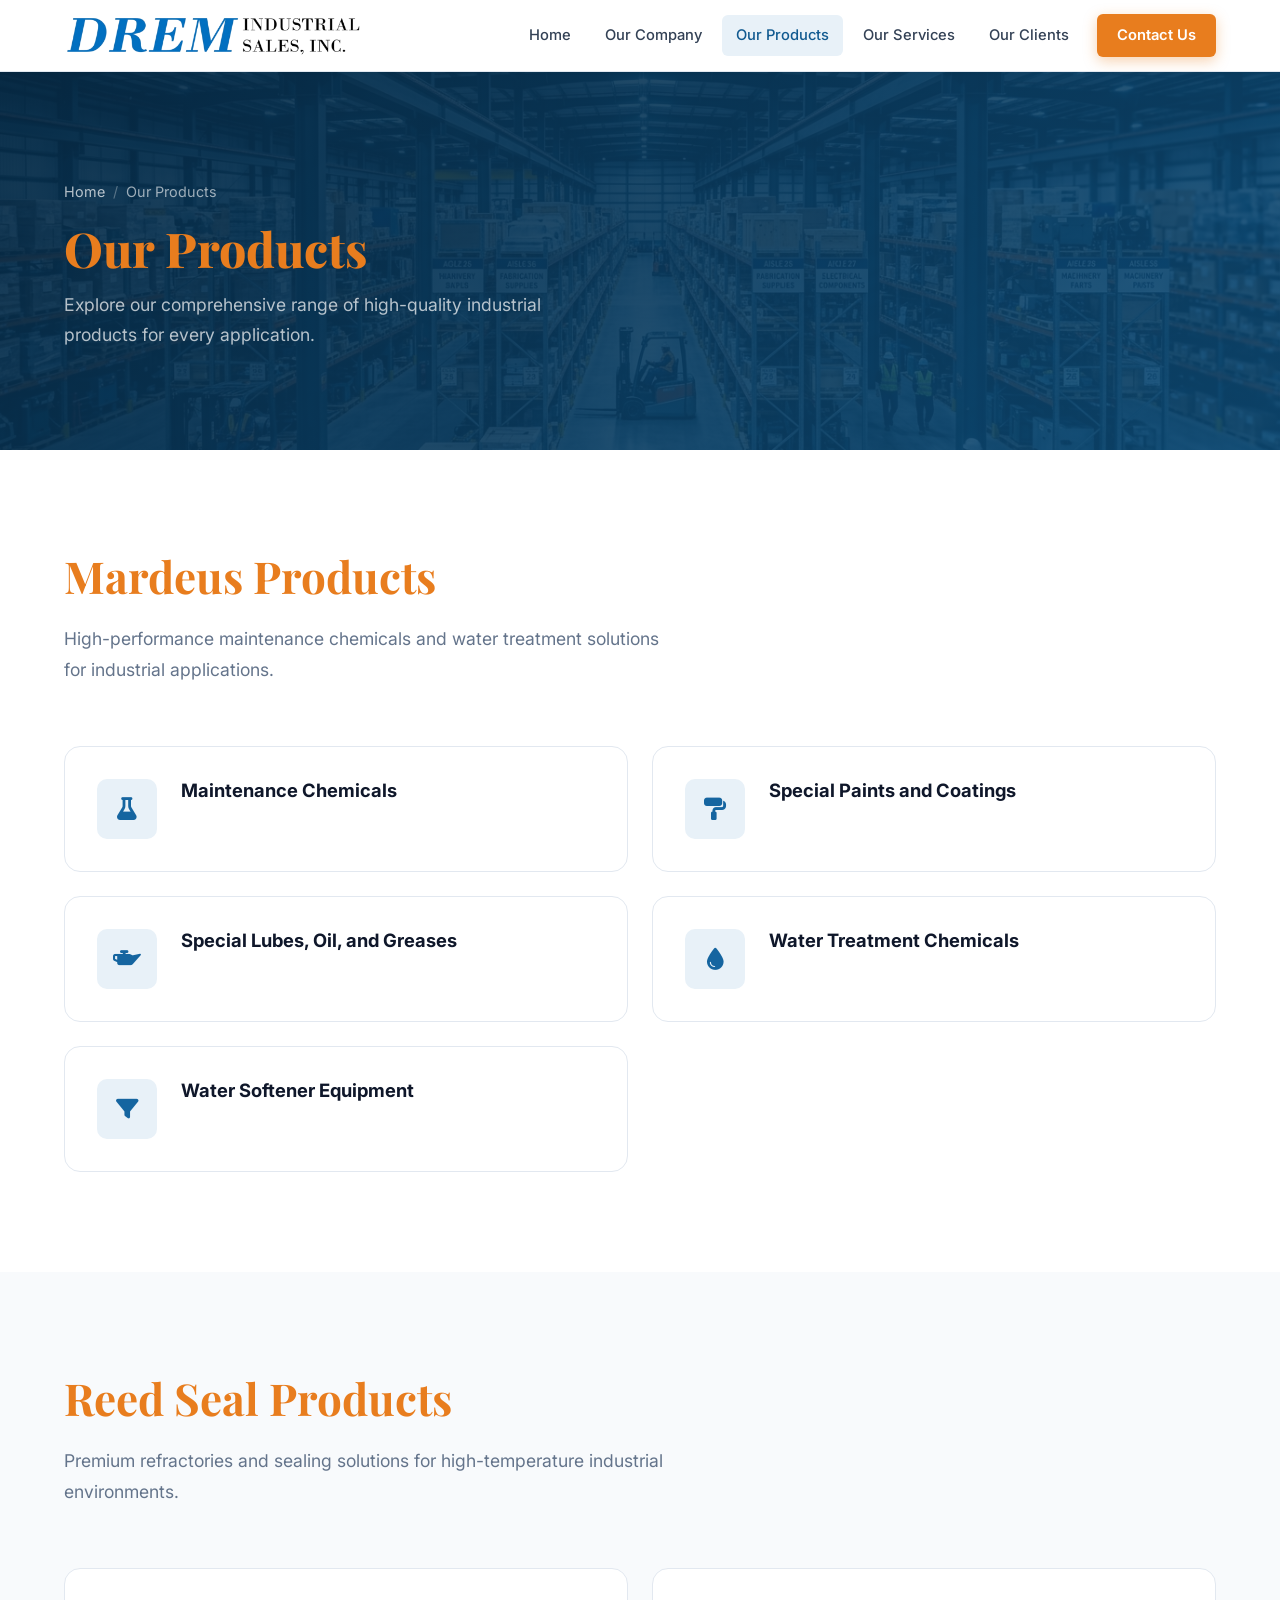
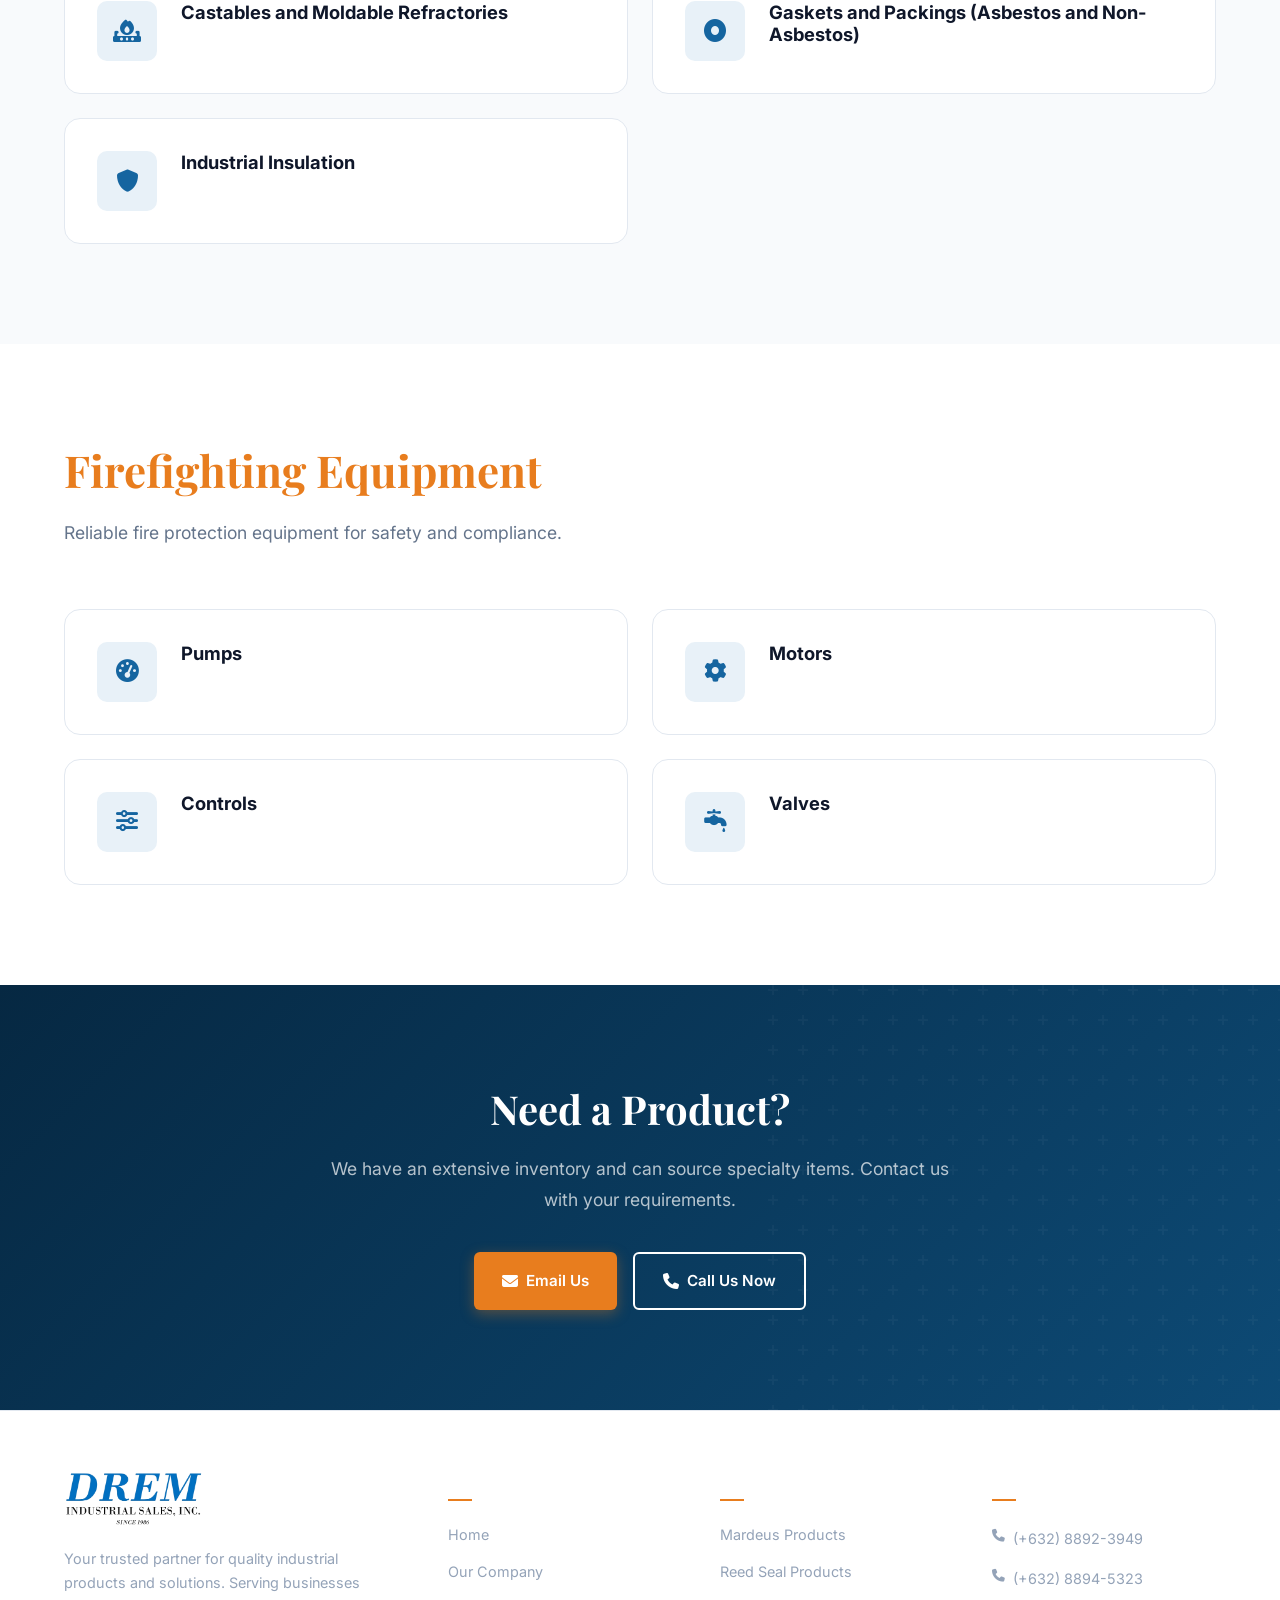
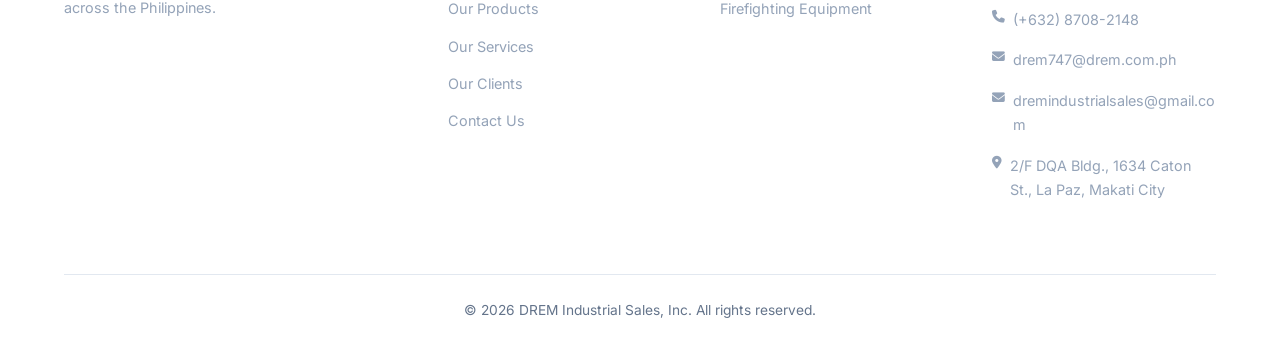
<file: products.html>
<!DOCTYPE html>
<html lang="en">

<head>
  <meta charset="UTF-8">
  <meta name="viewport" content="width=device-width, initial-scale=1.0">
  <title>Our Products — DREM Industrial Sales, Inc.</title>
  <meta name="description"
    content="Browse our product catalog — Mardeus maintenance chemicals, Reed Seal castables and refractories, and firefighting equipment including pumps, motors, controls, and valves.">
  <link rel="stylesheet" href="css/style.css">
  <link rel="stylesheet" href="https://cdnjs.cloudflare.com/ajax/libs/font-awesome/6.5.1/css/all.min.css">
</head>

<body>

  <!-- ===== NAVIGATION ===== -->
  <nav class="navbar" id="navbar">
    <div class="container">
      <a href="index.html" class="nav-logo" aria-label="DREM Industrial Sales, Inc.">
        <img src="assets/images/logo.png" alt="DREM Industrial Sales, Inc." class="nav-logo-img">
      </a>
      <div class="nav-links" id="navLinks">
        <a href="index.html">Home</a>
        <a href="about.html">Our Company</a>
        <a href="products.html" class="active">Our Products</a>
        <a href="services.html">Our Services</a>
        <a href="clients.html">Our Clients</a>
        <a href="contact.html" class="nav-cta">Contact Us</a>
      </div>
      <div class="menu-toggle" id="menuToggle">
        <span></span>
        <span></span>
        <span></span>
      </div>
    </div>
  </nav>

  <!-- ===== PAGE HERO ===== -->
  <section class="page-hero">
    <div class="hero-bg">
      <img src="assets/images/hero-bg.jpg" alt="DREM Products">
    </div>
    <div class="hero-overlay"></div>
    <div class="container">
      <div class="page-hero-content">
        <div class="breadcrumb">
          <a href="index.html">Home</a>
          <span class="separator">/</span>
          <span>Our Products</span>
        </div>
        <h1 class="page-hero-title" style="color: var(--accent-500);">Our Products</h1>
        <p class="page-hero-subtitle">Explore our comprehensive range of high-quality industrial products for every
          application.</p>
      </div>
    </div>
  </section>

  <!-- ===== MARDEUS PRODUCTS ===== -->
  <section class="products-category-section" id="mardeus">
    <div class="container">
      <div class="section-header">
        <h2 class="section-title" style="color: var(--accent-500);">Mardeus Products</h2>
        <p class="section-subtitle">High-performance maintenance chemicals and water treatment solutions for industrial applications.</p>
      </div>
      <div class="product-list-grid">
        <div class="product-list-card animate-on-scroll">
          <div class="product-list-icon">
            <i class="fas fa-flask"></i>
          </div>
          <div class="product-list-content">
            <h3>Maintenance Chemicals</h3>
          </div>
        </div>
        <div class="product-list-card animate-on-scroll delay-1">
          <div class="product-list-icon">
            <i class="fas fa-paint-roller"></i>
          </div>
          <div class="product-list-content">
            <h3>Special Paints and Coatings</h3>
          </div>
        </div>
        <div class="product-list-card animate-on-scroll delay-2">
          <div class="product-list-icon">
            <i class="fas fa-oil-can"></i>
          </div>
          <div class="product-list-content">
            <h3>Special Lubes, Oil, and Greases</h3>
          </div>
        </div>
        <div class="product-list-card animate-on-scroll delay-3">
          <div class="product-list-icon">
            <i class="fas fa-droplet"></i>
          </div>
          <div class="product-list-content">
            <h3>Water Treatment Chemicals</h3>
          </div>
        </div>
        <div class="product-list-card animate-on-scroll">
          <div class="product-list-icon">
            <i class="fas fa-filter"></i>
          </div>
          <div class="product-list-content">
            <h3>Water Softener Equipment</h3>
          </div>
        </div>
      </div>
    </div>
  </section>

  <!-- ===== REED SEAL PRODUCTS ===== -->
  <section class="products-category-section alt" id="reedseal">
    <div class="container">
      <div class="section-header">
        <h2 class="section-title" style="color: var(--accent-500);">Reed Seal Products</h2>
        <p class="section-subtitle">Premium refractories and sealing solutions for high-temperature industrial environments.</p>
      </div>
      <div class="product-list-grid">
        <div class="product-list-card animate-on-scroll">
          <div class="product-list-icon">
            <i class="fas fa-fire-burner"></i>
          </div>
          <div class="product-list-content">
            <h3>Castables and Moldable Refractories</h3>
          </div>
        </div>
        <div class="product-list-card animate-on-scroll delay-1">
          <div class="product-list-icon">
            <i class="fas fa-circle-dot"></i>
          </div>
          <div class="product-list-content">
            <h3>Gaskets and Packings (Asbestos and Non-Asbestos)</h3>
          </div>
        </div>
        <div class="product-list-card animate-on-scroll delay-2">
          <div class="product-list-icon">
            <i class="fas fa-shield"></i>
          </div>
          <div class="product-list-content">
            <h3>Industrial Insulation</h3>
          </div>
        </div>
      </div>
    </div>
  </section>

  <!-- ===== FIREFIGHTING EQUIPMENT ===== -->
  <section class="products-category-section" id="firefighting">
    <div class="container">
      <div class="section-header">
        <h2 class="section-title" style="color: var(--accent-500);">Firefighting Equipment</h2>
        <p class="section-subtitle">Reliable fire protection equipment for safety and compliance.</p>
      </div>
      <div class="product-list-grid">
        <div class="product-list-card animate-on-scroll">
          <div class="product-list-icon">
            <i class="fas fa-gauge-high"></i>
          </div>
          <div class="product-list-content">
            <h3>Pumps</h3>
          </div>
        </div>
        <div class="product-list-card animate-on-scroll delay-1">
          <div class="product-list-icon">
            <i class="fas fa-gear"></i>
          </div>
          <div class="product-list-content">
            <h3>Motors</h3>
          </div>
        </div>
        <div class="product-list-card animate-on-scroll delay-2">
          <div class="product-list-icon">
            <i class="fas fa-sliders"></i>
          </div>
          <div class="product-list-content">
            <h3>Controls</h3>
          </div>
        </div>
        <div class="product-list-card animate-on-scroll delay-3">
          <div class="product-list-icon">
            <i class="fas fa-faucet-drip"></i>
          </div>
          <div class="product-list-content">
            <h3>Valves</h3>
          </div>
        </div>
      </div>
    </div>
  </section>

  <!-- ===== CTA ===== -->
  <section class="cta-section">
    <div class="container">
      <div class="cta-content animate-on-scroll">
        <h2>Need a Product?</h2>
        <p>We have an extensive inventory and can source specialty items. Contact us with your requirements.</p>
        <div class="cta-actions">
          <a href="https://mail.google.com/mail/?view=cm&fs=1&to=drem747@drem.com.ph&su=Inquiry%20-%20DREM%20Industrial%20Sales"
            target="_blank" rel="noopener noreferrer" class="btn btn-accent email-btn" data-email="drem747@drem.com.ph">
            <i class="fas fa-envelope"></i>
            Email Us
          </a>
          <a href="tel:+63288923949" class="btn btn-outline" style="border-color: #fff; color: #fff;">
            <i class="fas fa-phone"></i>
            Call Us Now
          </a>
        </div>
      </div>
    </div>
  </section>

  <!-- ===== FOOTER ===== -->
  <footer class="footer">
    <div class="container">
      <div class="footer-grid">
        <div class="footer-brand">
          <a href="index.html" aria-label="DREM Industrial Sales, Inc.">
            <img src="assets/images/logo-stacked.png" alt="DREM Industrial Sales, Inc. Since 1986" class="footer-logo-img">
          </a>
          <p>Your trusted partner for quality industrial products and solutions. Serving businesses across the
            Philippines.</p>
        </div>
        <div class="footer-column">
          <h4>Quick Links</h4>
          <ul>
            <li><a href="index.html">Home</a></li>
            <li><a href="about.html">Our Company</a></li>
            <li><a href="products.html">Our Products</a></li>
            <li><a href="services.html">Our Services</a></li>
            <li><a href="clients.html">Our Clients</a></li>
            <li><a href="contact.html">Contact Us</a></li>
          </ul>
        </div>
        <div class="footer-column">
          <h4>Our Products</h4>
          <ul>
            <li><a href="products.html#mardeus">Mardeus Products</a></li>
            <li><a href="products.html#reedseal">Reed Seal Products</a></li>
            <li><a href="products.html#firefighting">Firefighting Equipment</a></li>
          </ul>
        </div>
        <div class="footer-column">
          <h4>Contact Info</h4>
          <ul>
            <li><a href="tel:+63288923949"><i class="fas fa-phone"></i> (+632) 8892-3949</a></li>
            <li><a href="tel:+63288945323"><i class="fas fa-phone"></i> (+632) 8894-5323</a></li>
            <li><a href="tel:+63287082148"><i class="fas fa-phone"></i> (+632) 8708-2148</a></li>
            <li><a
                href="https://mail.google.com/mail/?view=cm&fs=1&to=drem747@drem.com.ph&su=Inquiry%20-%20DREM%20Industrial%20Sales"
                target="_blank" rel="noopener noreferrer" class="email-btn" data-email="drem747@drem.com.ph"><i
                  class="fas fa-envelope"></i> drem747@drem.com.ph</a></li>
            <li><a
                href="https://mail.google.com/mail/?view=cm&fs=1&to=dremindustrialsales@gmail.com&su=Inquiry%20-%20DREM%20Industrial%20Sales"
                target="_blank" rel="noopener noreferrer" class="email-btn" data-email="dremindustrialsales@gmail.com"><i
                  class="fas fa-envelope"></i> dremindustrialsales@gmail.com</a></li>
            <li><a href="https://www.google.com/maps/search/DREM+Industrial+Sales+Inc+Caton+Makati+City"
                target="_blank"><i class="fas fa-location-dot"></i> 2/F DQA Bldg., 1634 Caton St., La Paz, Makati
                City</a></li>
          </ul>
        </div>
      </div>
      <div class="footer-bottom">
        <p>&copy; 2026 DREM Industrial Sales, Inc. All rights reserved.</p>
      </div>
    </div>
  </footer>

  <button class="back-to-top" id="backToTop" aria-label="Back to top">
    <i class="fas fa-arrow-up"></i>
  </button>

  <script src="js/main.js"></script>
</body>

</html>
</file>
<file: css/style.css>
/* ============================================
   DREM INDUSTRIAL SALES, INC. - Design System
   ============================================ */

/* ---------- Google Fonts ---------- */
@import url('https://fonts.googleapis.com/css2?family=Inter:wght@300;400;500;600;700;800&family=Playfair+Display:wght@600;700;800&display=swap');

/* ---------- CSS Custom Properties ---------- */
:root {
  /* Primary Palette (company blue from letterhead) */
  --primary-50: #e8f1f8;
  --primary-100: #c5dcef;
  --primary-200: #9ec5e3;
  --primary-300: #76add7;
  --primary-400: #3a8ec9;
  --primary-500: #1565a0;
  --primary-600: #115a90;
  --primary-700: #0d4a75;
  --primary-800: #0a3a5c;
  --primary-900: #062842;

  /* Accent (company orange from letterhead) */
  --accent-400: #f5993b;
  --accent-500: #e87d1e;
  --accent-600: #d06c14;

  /* Neutrals */
  --neutral-50: #f8fafc;
  --neutral-100: #f1f5f9;
  --neutral-200: #e2e8f0;
  --neutral-300: #cbd5e1;
  --neutral-400: #94a3b8;
  --neutral-500: #64748b;
  --neutral-600: #475569;
  --neutral-700: #334155;
  --neutral-800: #1e293b;
  --neutral-900: #0f172a;

  /* Semantic */
  --success: #10b981;
  --warning: #f59e0b;
  --error: #ef4444;

  /* Typography */
  --font-primary: 'Inter', -apple-system, BlinkMacSystemFont, sans-serif;
  --font-display: 'Playfair Display', Georgia, serif;

  /* Spacing */
  --section-padding: 100px 0;
  --container-width: 1200px;

  /* Shadows */
  --shadow-sm: 0 1px 2px rgba(0, 0, 0, 0.05);
  --shadow-md: 0 4px 6px -1px rgba(0, 0, 0, 0.07), 0 2px 4px -2px rgba(0, 0, 0, 0.05);
  --shadow-lg: 0 10px 25px -3px rgba(0, 0, 0, 0.08), 0 4px 6px -4px rgba(0, 0, 0, 0.04);
  --shadow-xl: 0 20px 40px -5px rgba(0, 0, 0, 0.1), 0 8px 10px -6px rgba(0, 0, 0, 0.05);
  --shadow-card: 0 4px 20px rgba(0, 0, 0, 0.06);
  --shadow-card-hover: 0 12px 40px rgba(0, 0, 0, 0.12);

  /* Transitions */
  --transition-fast: 0.2s ease;
  --transition-base: 0.3s ease;
  --transition-slow: 0.5s ease;

  /* Border Radius */
  --radius-sm: 6px;
  --radius-md: 10px;
  --radius-lg: 16px;
  --radius-xl: 24px;
}

/* ---------- Reset & Base ---------- */
*,
*::before,
*::after {
  margin: 0;
  padding: 0;
  box-sizing: border-box;
}

html {
  scroll-behavior: smooth;
  font-size: 16px;
  overflow-x: hidden;
  width: 100%;
  max-width: 100%;
}

body {
  font-family: var(--font-primary);
  color: var(--neutral-800);
  background-color: #fff;
  line-height: 1.7;
  overflow-x: hidden;
  width: 100%;
  max-width: 100%;
  position: relative;
  -webkit-font-smoothing: antialiased;
  -moz-osx-font-smoothing: grayscale;
}

a {
  text-decoration: none;
  color: inherit;
  transition: color var(--transition-fast);
}

img {
  max-width: 100%;
  height: auto;
  display: block;
}

ul,
ol {
  list-style: none;
}

button,
input,
textarea,
select {
  font-family: inherit;
  font-size: inherit;
  outline: none;
  border: none;
  background: none;
}

h1,
h2,
h3,
h4,
h5,
h6 {
  line-height: 1.2;
  color: var(--neutral-900);
}

.container {
  max-width: var(--container-width);
  margin: 0 auto;
  padding: 0 24px;
}

/* ---------- Typography ---------- */
.section-label {
  display: inline-block;
  font-size: 0.8rem;
  font-weight: 700;
  letter-spacing: 3px;
  text-transform: uppercase;
  color: var(--accent-500);
  margin-bottom: 12px;
  position: relative;
  padding-left: 40px;
}

.section-label::before {
  content: '';
  position: absolute;
  left: 0;
  top: 50%;
  transform: translateY(-50%);
  width: 28px;
  height: 2px;
  background: var(--accent-500);
}

.section-title {
  font-family: var(--font-display);
  font-size: 2.75rem;
  font-weight: 700;
  color: var(--neutral-900);
  margin-bottom: 20px;
}

.section-subtitle {
  font-size: 1.1rem;
  color: var(--neutral-500);
  max-width: 600px;
  line-height: 1.8;
}

.section-header {
  margin-bottom: 60px;
}

.section-header.center {
  text-align: center;
}

.section-header.center .section-subtitle {
  margin: 0 auto;
}

.section-header.center .section-label {
  padding-left: 0;
}

.section-header.center .section-label::before {
  display: none;
}

/* ---------- Buttons ---------- */
.btn {
  display: inline-flex;
  align-items: center;
  gap: 8px;
  padding: 14px 28px;
  border-radius: var(--radius-sm);
  font-weight: 600;
  font-size: 0.95rem;
  cursor: pointer;
  transition: all var(--transition-base);
  position: relative;
  overflow: hidden;
  max-width: 100%;
  white-space: normal;
  text-align: center;
  word-break: break-word;
}

.btn::after {
  content: '';
  position: absolute;
  top: 50%;
  left: 50%;
  width: 0;
  height: 0;
  background: rgba(255, 255, 255, 0.15);
  border-radius: 50%;
  transform: translate(-50%, -50%);
  transition: width 0.6s, height 0.6s;
}

.btn:active::after {
  width: 300px;
  height: 300px;
}

.btn-primary {
  background: var(--primary-500);
  color: #fff;
  box-shadow: 0 4px 14px rgba(21, 101, 160, 0.35);
}

.btn-primary:hover {
  background: var(--primary-600);
  transform: translateY(-2px);
  box-shadow: 0 6px 20px rgba(21, 101, 160, 0.45);
}

.btn-outline {
  border: 2px solid var(--primary-500);
  color: var(--primary-500);
  background: transparent;
}

.btn-outline:hover {
  background: var(--primary-500);
  color: #fff;
  transform: translateY(-2px);
}

.btn-white {
  background: #fff;
  color: var(--primary-500);
  box-shadow: 0 4px 14px rgba(0, 0, 0, 0.15);
}

.btn-white:hover {
  transform: translateY(-2px);
  box-shadow: 0 6px 20px rgba(0, 0, 0, 0.2);
}

.btn-accent {
  background: var(--accent-500);
  color: #fff;
  box-shadow: 0 4px 14px rgba(232, 125, 30, 0.35);
}

.btn-accent:hover {
  background: var(--accent-400);
  transform: translateY(-2px);
}

.btn i {
  font-size: 1rem;
}

/* ---------- Navigation ---------- */
.navbar {
  position: fixed;
  top: 0;
  left: 0;
  right: 0;
  z-index: 1000;
  padding: 14px 0;
  transition: all var(--transition-base);
  background: #ffffff;
  border-bottom: 1px solid var(--neutral-200);
  box-shadow: 0 1px 4px rgba(0, 0, 0, 0.03);
}

.navbar.scrolled {
  background: rgba(255, 255, 255, 0.98);
  backdrop-filter: blur(12px);
  -webkit-backdrop-filter: blur(12px);
  box-shadow: 0 4px 16px rgba(0, 0, 0, 0.06);
  padding: 10px 0;
}

.navbar .container {
  display: flex;
  align-items: center;
  justify-content: space-between;
}

.nav-logo {
  display: flex;
  align-items: center;
  gap: 12px;
  z-index: 1001;
  text-decoration: none;
}

.nav-logo img,
.nav-logo-img {
  height: 42px;
  max-height: 42px;
  width: auto;
  object-fit: contain;
}

.nav-logo-text {
  display: flex;
  flex-direction: column;
}

.nav-logo-text .brand-name {
  font-family: var(--font-display);
  font-size: 1.45rem;
  font-weight: 800;
  color: var(--primary-500);
  letter-spacing: -0.5px;
  line-height: 1;
}

.nav-logo-text .brand-tagline {
  font-size: 0.65rem;
  font-weight: 600;
  letter-spacing: 2.5px;
  text-transform: uppercase;
  color: var(--neutral-500);
  margin-top: 2px;
}

.nav-links {
  display: flex;
  align-items: center;
  gap: 6px;
}

.nav-links a {
  padding: 8px 14px;
  font-size: 0.92rem;
  font-weight: 500;
  color: var(--neutral-700);
  border-radius: var(--radius-sm);
  transition: all var(--transition-fast);
  position: relative;
  text-decoration: none;
}

.nav-links a:hover,
.nav-links a.active {
  color: var(--primary-600);
  background: var(--primary-50);
}

.nav-links a.nav-cta {
  background: var(--accent-500);
  color: #fff !important;
  font-weight: 600;
  padding: 9px 20px;
  border-radius: var(--radius-sm);
  margin-left: 8px;
  box-shadow: 0 4px 14px rgba(232, 125, 30, 0.35);
  transition: all var(--transition-base);
}

.nav-links a.nav-cta:hover {
  background: var(--accent-400);
  color: #fff !important;
  transform: translateY(-2px);
  box-shadow: 0 6px 18px rgba(232, 125, 30, 0.45);
}

/* Mobile Menu */
.menu-toggle {
  display: none;
  flex-direction: column;
  gap: 6px;
  cursor: pointer;
  z-index: 1001;
  padding: 6px;
  border: none;
  background: transparent;
  flex-shrink: 0;
}

.menu-toggle span {
  width: 26px;
  height: 2px;
  background: var(--neutral-800);
  transition: all var(--transition-base);
  border-radius: 2px;
  transform-origin: center;
}

.navbar.scrolled .menu-toggle span {
  background: var(--neutral-800);
}

.menu-toggle.active span:nth-child(1) {
  transform: translateY(8px) rotate(45deg);
}

.menu-toggle.active span:nth-child(2) {
  opacity: 0;
  transform: scaleX(0);
}

.menu-toggle.active span:nth-child(3) {
  transform: translateY(-8px) rotate(-45deg);
}

/* Mobile Nav Backdrop */
.nav-backdrop {
  position: fixed;
  top: 0;
  left: 0;
  right: 0;
  bottom: 0;
  background: rgba(15, 23, 42, 0.45);
  backdrop-filter: blur(2px);
  -webkit-backdrop-filter: blur(2px);
  opacity: 0;
  visibility: hidden;
  transition: opacity var(--transition-base), visibility var(--transition-base);
  z-index: 998;
}

.nav-backdrop.active {
  opacity: 1;
  visibility: visible;
}

/* ---------- Hero Section ---------- */
.hero {
  position: relative;
  min-height: 100vh;
  min-height: 100dvh;
  display: flex;
  align-items: center;
  overflow: hidden;
  padding: 130px 0 60px;
}

.hero .container {
  position: relative;
  z-index: 2;
  margin-top: auto;
  margin-bottom: auto;
}

.hero-bg {
  position: absolute;
  inset: 0;
  z-index: 0;
}

.hero-bg img {
  width: 100%;
  height: 100%;
  object-fit: cover;
}

.hero-overlay {
  position: absolute;
  inset: 0;
  background: linear-gradient(135deg,
      rgba(6, 40, 66, 0.92) 0%,
      rgba(13, 74, 117, 0.85) 50%,
      rgba(21, 101, 160, 0.75) 100%);
  z-index: 1;
}

.hero-content {
  position: relative;
  z-index: 2;
  max-width: 700px;
}

.hero-badge {
  display: inline-flex;
  align-items: center;
  gap: 8px;
  background: rgba(255, 255, 255, 0.12);
  backdrop-filter: blur(10px);
  border: 1px solid rgba(255, 255, 255, 0.15);
  padding: 8px 20px;
  border-radius: 50px;
  font-size: 0.8rem;
  font-weight: 600;
  letter-spacing: 1.5px;
  text-transform: uppercase;
  color: var(--accent-400);
  margin-bottom: 24px;
  animation: fadeInUp 0.8s ease forwards;
  opacity: 0;
}

.hero-badge i {
  font-size: 0.7rem;
}

.hero-title {
  font-family: var(--font-display);
  font-size: clamp(2.4rem, 4.2vw, 3.6rem);
  font-weight: 800;
  color: #fff;
  line-height: 1.15;
  margin-bottom: 20px;
  animation: fadeInUp 0.8s ease 0.15s forwards;
  opacity: 0;
}

.hero-title span {
  color: var(--accent-400);
}

.hero-description {
  font-size: 1.1rem;
  color: rgba(255, 255, 255, 0.8);
  line-height: 1.7;
  margin-bottom: 32px;
  max-width: 540px;
  animation: fadeInUp 0.8s ease 0.3s forwards;
  opacity: 0;
}

.hero-actions {
  display: flex;
  gap: 16px;
  flex-wrap: wrap;
  animation: fadeInUp 0.8s ease 0.45s forwards;
  opacity: 0;
}

.hero-stats {
  display: flex;
  gap: 48px;
  margin-top: 40px;
  padding-top: 28px;
  border-top: 1px solid rgba(255, 255, 255, 0.15);
  animation: fadeInUp 0.8s ease 0.6s forwards;
  opacity: 0;
}

.hero-stat {
  text-align: left;
}

.hero-stat-number {
  font-size: 2.2rem;
  font-weight: 800;
  color: #fff;
  line-height: 1;
}

.hero-stat-number span {
  color: var(--accent-400);
}

.hero-stat-label {
  font-size: 0.85rem;
  color: rgba(255, 255, 255, 0.6);
  margin-top: 6px;
  font-weight: 500;
}

/* ---------- Page Hero (Inner Pages) ---------- */
.page-hero {
  position: relative;
  padding: 180px 0 100px;
  overflow: hidden;
}

.page-hero .hero-bg {
  position: absolute;
  inset: 0;
}

.page-hero .hero-bg img {
  width: 100%;
  height: 100%;
  object-fit: cover;
}

.page-hero .hero-overlay {
  position: absolute;
  inset: 0;
  background: linear-gradient(135deg,
      rgba(6, 40, 66, 0.93) 0%,
      rgba(13, 74, 117, 0.88) 100%);
}

.page-hero-content {
  position: relative;
  z-index: 2;
}

.page-hero-content .breadcrumb {
  display: flex;
  align-items: center;
  gap: 8px;
  font-size: 0.9rem;
  color: rgba(255, 255, 255, 0.6);
  margin-bottom: 16px;
}

.page-hero-content .breadcrumb a {
  color: rgba(255, 255, 255, 0.7);
  transition: color var(--transition-fast);
}

.page-hero-content .breadcrumb a:hover {
  color: var(--accent-400);
}

.page-hero-content .breadcrumb .separator {
  color: rgba(255, 255, 255, 0.3);
}

.page-hero-title {
  font-family: var(--font-display);
  font-size: 3rem;
  font-weight: 800;
  color: #fff;
  margin-bottom: 12px;
}

.page-hero-subtitle {
  font-size: 1.1rem;
  color: rgba(255, 255, 255, 0.7);
  max-width: 550px;
}

/* ---------- Features / Why Choose Us ---------- */
.features-section {
  padding: var(--section-padding);
  background: var(--neutral-50);
}

.features-grid {
  display: grid;
  grid-template-columns: repeat(4, 1fr);
  gap: 28px;
}

.feature-card {
  background: #fff;
  padding: 40px 30px;
  border-radius: var(--radius-lg);
  text-align: center;
  transition: all var(--transition-base);
  box-shadow: var(--shadow-card);
  position: relative;
  overflow: hidden;
}

.feature-card::before {
  content: '';
  position: absolute;
  top: 0;
  left: 0;
  right: 0;
  height: 3px;
  background: linear-gradient(90deg, var(--primary-500), var(--primary-300));
  transform: scaleX(0);
  transition: transform var(--transition-base);
}

.feature-card:hover {
  transform: translateY(-8px);
  box-shadow: var(--shadow-card-hover);
}

.feature-card:hover::before {
  transform: scaleX(1);
}

.feature-icon {
  width: 70px;
  height: 70px;
  border-radius: var(--radius-md);
  background: var(--primary-50);
  display: flex;
  align-items: center;
  justify-content: center;
  margin: 0 auto 24px;
  font-size: 1.5rem;
  color: var(--primary-500);
  transition: all var(--transition-base);
}

.feature-card:hover .feature-icon {
  background: var(--primary-500);
  color: #fff;
  transform: scale(1.1);
}

.feature-card h3 {
  font-size: 1.15rem;
  font-weight: 700;
  margin-bottom: 12px;
}

.feature-card p {
  font-size: 0.9rem;
  color: var(--neutral-500);
  line-height: 1.7;
}

/* ---------- About Preview ---------- */
.about-preview {
  padding: var(--section-padding);
}

.about-grid {
  display: grid;
  grid-template-columns: 1fr 1fr;
  gap: 80px;
  align-items: center;
}

.about-image {
  position: relative;
  border-radius: var(--radius-lg);
  overflow: hidden;
  box-shadow: var(--shadow-xl);
}

.about-image img {
  width: 100%;
  height: 400px;
  object-fit: cover;
}

.about-image-badge {
  position: absolute;
  bottom: 24px;
  left: 24px;
  background: var(--primary-500);
  color: #fff;
  padding: 20px 28px;
  border-radius: var(--radius-md);
  text-align: center;
  box-shadow: var(--shadow-lg);
}

.about-image-badge .number {
  font-size: 2rem;
  font-weight: 800;
  line-height: 1;
}

.about-image-badge .text {
  font-size: 0.75rem;
  font-weight: 600;
  text-transform: uppercase;
  letter-spacing: 1px;
  margin-top: 4px;
}

.about-content {
  padding-right: 20px;
}

.about-content p {
  color: var(--neutral-600);
  margin-bottom: 24px;
  line-height: 1.8;
}

.about-highlights {
  display: grid;
  grid-template-columns: 1fr 1fr;
  gap: 16px;
  margin: 32px 0;
}

.about-highlight {
  display: flex;
  align-items: center;
  gap: 12px;
  font-weight: 600;
  font-size: 0.95rem;
}

.about-highlight i {
  width: 28px;
  height: 28px;
  border-radius: 50%;
  background: var(--primary-50);
  color: var(--primary-500);
  display: flex;
  align-items: center;
  justify-content: center;
  font-size: 0.75rem;
  flex-shrink: 0;
}

/* ---------- Products Section ---------- */
.products-section {
  padding: var(--section-padding);
  background: var(--neutral-50);
}

.products-grid {
  display: grid;
  grid-template-columns: repeat(auto-fill, minmax(280px, 1fr));
  gap: 28px;
}

.product-card {
  background: #fff;
  border-radius: var(--radius-lg);
  overflow: hidden;
  transition: all var(--transition-base);
  box-shadow: var(--shadow-card);
  position: relative;
}

.product-card:hover {
  transform: translateY(-6px);
  box-shadow: var(--shadow-card-hover);
}

.product-card::after {
  content: '';
  position: absolute;
  bottom: 0;
  left: 0;
  right: 0;
  height: 3px;
  background: linear-gradient(90deg, var(--accent-500), var(--accent-400));
  transform: scaleX(0);
  transition: transform var(--transition-base);
  transform-origin: left;
}

.product-card:hover::after {
  transform: scaleX(1);
}

.product-card-image {
  position: relative;
  height: 240px;
  overflow: hidden;
}

.product-card-image img {
  width: 100%;
  height: 100%;
  object-fit: cover;
  transition: transform var(--transition-slow);
}

.product-card:hover .product-card-image img {
  transform: scale(1.08);
}

.product-card-overlay {
  position: absolute;
  inset: 0;
  background: linear-gradient(to top, rgba(0, 0, 0, 0.5) 0%, transparent 60%);
  opacity: 0;
  transition: opacity var(--transition-base);
  display: flex;
  align-items: flex-end;
  padding: 20px;
}

.product-card:hover .product-card-overlay {
  opacity: 1;
}

.product-card-overlay .btn {
  font-size: 0.85rem;
  padding: 10px 20px;
}

.product-card-body {
  padding: 24px;
}

.product-card-body h3 {
  font-size: 1.1rem;
  font-weight: 700;
  margin-bottom: 8px;
}

.product-card-body p {
  font-size: 0.9rem;
  color: var(--neutral-500);
  line-height: 1.6;
}

.product-card-body .product-tag {
  display: inline-block;
  margin-top: 12px;
  padding: 4px 12px;
  background: rgba(232, 125, 30, 0.1);
  color: var(--accent-600);
  border: 1px solid rgba(232, 125, 30, 0.28);
  font-size: 0.75rem;
  font-weight: 600;
  border-radius: 50px;
}

/* ---------- Product List Cards (New) ---------- */
.products-category-section,
.services-detail-section {
  padding: var(--section-padding);
  background: #fff;
}

.products-category-section.alt,
.services-detail-section.alt {
  background: var(--neutral-50);
}

.product-list-grid {
  display: grid;
  grid-template-columns: repeat(2, 1fr);
  gap: 24px;
}

.product-list-card {
  display: flex;
  align-items: flex-start;
  gap: 24px;
  padding: 32px;
  background: #fff;
  border: 1px solid var(--neutral-200);
  border-radius: var(--radius-lg);
  transition: all var(--transition-base);
  position: relative;
  overflow: hidden;
}

.product-list-card::after {
  content: '';
  position: absolute;
  bottom: 0;
  left: 0;
  right: 0;
  height: 3px;
  background: linear-gradient(90deg, var(--accent-500), var(--accent-400));
  transform: scaleX(0);
  transition: transform var(--transition-base);
  transform-origin: left;
}

.products-category-section.alt .product-list-card,
.services-detail-section.alt .product-list-card {
  background: #fff;
}

.product-list-card:hover {
  border-color: transparent;
  box-shadow: var(--shadow-card-hover);
  transform: translateY(-4px);
}

.product-list-card:hover::after {
  transform: scaleX(1);
}

.product-list-icon {
  width: 60px;
  height: 60px;
  border-radius: var(--radius-md);
  background: var(--primary-50);
  display: flex;
  align-items: center;
  justify-content: center;
  font-size: 1.4rem;
  color: var(--primary-500);
  flex-shrink: 0;
  transition: all var(--transition-base);
}

.product-list-card:hover .product-list-icon {
  background: var(--accent-500);
  color: #fff;
}

.product-list-content h3 {
  font-size: 1.15rem;
  font-weight: 700;
  margin-bottom: 8px;
  color: var(--neutral-900);
}

.product-list-content p {
  font-size: 0.9rem;
  color: var(--neutral-500);
  line-height: 1.7;
}

/* ---------- Services Section ---------- */
.services-section {
  padding: var(--section-padding);
}

.services-grid {
  display: grid;
  grid-template-columns: repeat(3, 1fr);
  gap: 28px;
}

.service-card {
  background: #fff;
  border: 1px solid var(--neutral-200);
  padding: 40px 32px;
  border-radius: var(--radius-lg);
  transition: all var(--transition-base);
  position: relative;
  overflow: hidden;
}

.service-card::after {
  content: '';
  position: absolute;
  bottom: 0;
  left: 0;
  right: 0;
  height: 3px;
  background: linear-gradient(90deg, var(--accent-500), var(--accent-400));
  transform: scaleX(0);
  transition: transform var(--transition-base);
  transform-origin: left;
}

.service-card:hover {
  border-color: transparent;
  box-shadow: var(--shadow-card-hover);
  transform: translateY(-6px);
}

.service-card:hover::after {
  transform: scaleX(1);
}

.service-icon {
  width: 60px;
  height: 60px;
  border-radius: var(--radius-md);
  background: var(--primary-50);
  display: flex;
  align-items: center;
  justify-content: center;
  font-size: 1.4rem;
  color: var(--primary-500);
  margin-bottom: 24px;
  transition: all var(--transition-base);
}

.service-card:hover .service-icon {
  background: var(--accent-500);
  color: #fff;
}

.service-card h3 {
  font-size: 1.2rem;
  font-weight: 700;
  margin-bottom: 12px;
}

.service-card p {
  font-size: 0.9rem;
  color: var(--neutral-500);
  line-height: 1.7;
  margin-bottom: 20px;
}

.service-link {
  display: inline-flex;
  align-items: center;
  gap: 6px;
  font-size: 0.9rem;
  font-weight: 600;
  color: var(--accent-500);
  transition: all var(--transition-base);
}

.service-link:hover {
  gap: 12px;
  color: var(--accent-600);
}

.service-link:hover {
  gap: 12px;
}

/* ---------- Stats / Counter ---------- */
.stats-section {
  padding: 80px 0;
  background: linear-gradient(135deg, var(--primary-800) 0%, var(--primary-500) 100%);
  position: relative;
  overflow: hidden;
}

.stats-section::before {
  content: '';
  position: absolute;
  top: -50%;
  right: -10%;
  width: 500px;
  height: 500px;
  border: 1px solid rgba(255, 255, 255, 0.08);
  border-radius: 50%;
}

.stats-section::after {
  content: '';
  position: absolute;
  bottom: -30%;
  left: -5%;
  width: 350px;
  height: 350px;
  border: 1px solid rgba(255, 255, 255, 0.06);
  border-radius: 50%;
}

.stats-grid {
  display: grid;
  grid-template-columns: repeat(auto-fit, minmax(200px, 1fr));
  gap: 40px;
  position: relative;
  z-index: 1;
}

.stat-item {
  text-align: center;
}

.stat-number {
  font-size: 3rem;
  font-weight: 800;
  color: #fff;
  line-height: 1;
  margin-bottom: 8px;
}

.stat-number span {
  color: var(--accent-400);
}

.stat-label {
  font-size: 0.9rem;
  color: rgba(255, 255, 255, 0.65);
  font-weight: 500;
}

/* ---------- Clients Section ---------- */
.clients-section {
  padding: var(--section-padding);
  background: var(--neutral-50);
}

.clients-logo-grid {
  display: grid;
  grid-template-columns: repeat(4, 1fr);
  gap: 28px;
}

.client-logo-card {
  background: #fff;
  min-height: 160px;
  border-radius: var(--radius-md);
  display: flex;
  flex-direction: column;
  align-items: center;
  justify-content: center;
  padding: 24px 20px 20px;
  border: 1px solid var(--neutral-200);
  box-shadow: 0 2px 8px rgba(0, 0, 0, 0.03);
  transition: all var(--transition-base);
}

.client-logo-card:hover {
  border-color: var(--primary-300);
  box-shadow: 0 10px 24px rgba(0, 0, 0, 0.08);
  transform: translateY(-5px);
}

.client-logo-card img {
  max-height: 70px;
  max-width: 170px;
  width: auto;
  height: auto;
  object-fit: contain;
  transition: transform var(--transition-base);
}

.client-logo-card:hover img {
  transform: scale(1.06);
}

.client-logo-card .client-title {
  margin-top: 14px;
  font-size: 0.85rem;
  font-weight: 600;
  color: var(--neutral-600);
  text-align: center;
  line-height: 1.3;
  transition: color var(--transition-base);
}

.client-logo-card:hover .client-title {
  color: var(--primary-600);
}

/* ---------- CTA Section ---------- */
.cta-section {
  padding: 100px 0;
  background: linear-gradient(135deg, var(--primary-900) 0%, var(--primary-700) 100%);
  position: relative;
  overflow: hidden;
}

.cta-section::before {
  content: '';
  position: absolute;
  top: 0;
  right: 0;
  width: 40%;
  height: 100%;
  background: url("data:image/svg+xml,%3Csvg width='60' height='60' viewBox='0 0 60 60' xmlns='http://www.w3.org/2000/svg'%3E%3Cg fill='none' fill-rule='evenodd'%3E%3Cg fill='%23ffffff' fill-opacity='0.03'%3E%3Cpath d='M36 34v-4h-2v4h-4v2h4v4h2v-4h4v-2h-4zm0-30V0h-2v4h-4v2h4v4h2V6h4V4h-4zM6 34v-4H4v4H0v2h4v4h2v-4h4v-2H6zM6 4V0H4v4H0v2h4v4h2V6h4V4H6z'/%3E%3C/g%3E%3C/g%3E%3C/svg%3E") repeat;
}

.cta-content {
  position: relative;
  z-index: 1;
  text-align: center;
  max-width: 650px;
  margin: 0 auto;
}

.cta-content h2 {
  font-family: var(--font-display);
  font-size: 2.5rem;
  font-weight: 700;
  color: #fff;
  margin-bottom: 20px;
}

.cta-content p {
  font-size: 1.1rem;
  color: rgba(255, 255, 255, 0.7);
  margin-bottom: 36px;
  line-height: 1.8;
}

.cta-actions {
  display: flex;
  gap: 16px;
  justify-content: center;
  flex-wrap: wrap;
}

/* ---------- Contact Section ---------- */
.contact-section {
  padding: var(--section-padding);
}

.contact-grid {
  display: grid;
  grid-template-columns: 1fr 1.2fr;
  gap: 60px;
}

.contact-info-cards {
  display: flex;
  flex-direction: column;
  gap: 20px;
}

.contact-info-card {
  display: flex;
  align-items: flex-start;
  gap: 20px;
  padding: 24px;
  background: var(--neutral-50);
  border-radius: var(--radius-md);
  transition: all var(--transition-base);
  min-width: 0;
}

.contact-info-card>div {
  min-width: 0;
  flex: 1;
}

.contact-info-card:hover {
  background: #fff;
  box-shadow: var(--shadow-md);
  transform: translateX(4px);
  border-left: 3px solid var(--accent-500);
}

.contact-info-card .icon {
  width: 50px;
  height: 50px;
  border-radius: var(--radius-sm);
  background: var(--primary-500);
  color: #fff;
  display: flex;
  align-items: center;
  justify-content: center;
  font-size: 1.1rem;
  flex-shrink: 0;
  transition: all var(--transition-base);
}

.contact-info-card:hover .icon {
  background: var(--accent-500);
}

.contact-info-card h4 {
  font-size: 1rem;
  font-weight: 700;
  margin-bottom: 4px;
}

.contact-info-card p,
.contact-info-card a {
  font-size: 0.9rem;
  color: var(--neutral-500);
  line-height: 1.6;
  overflow-wrap: anywhere;
  word-break: break-word;
}

.contact-info-card a:hover {
  color: var(--accent-500);
}

.contact-form {
  background: #fff;
  border: 1px solid var(--neutral-200);
  border-radius: var(--radius-lg);
  padding: 40px;
  box-shadow: var(--shadow-card);
}

.contact-form h3 {
  font-size: 1.4rem;
  font-weight: 700;
  margin-bottom: 8px;
}

.contact-form .form-subtitle {
  font-size: 0.9rem;
  color: var(--neutral-500);
  margin-bottom: 28px;
}

.contact-actions-row {
  display: flex;
  gap: 12px;
  flex-wrap: wrap;
}

.contact-actions-row>* {
  flex: 1 1 180px;
}

.form-row {
  display: grid;
  grid-template-columns: 1fr 1fr;
  gap: 16px;
}

.form-group {
  margin-bottom: 16px;
}

.form-group label {
  display: block;
  font-size: 0.85rem;
  font-weight: 600;
  color: var(--neutral-700);
  margin-bottom: 6px;
}

.form-group input,
.form-group select,
.form-group textarea {
  width: 100%;
  padding: 12px 16px;
  border: 1.5px solid var(--neutral-200);
  border-radius: var(--radius-sm);
  font-size: 0.9rem;
  color: var(--neutral-800);
  background: var(--neutral-50);
  transition: all var(--transition-fast);
}

.form-group input:focus,
.form-group select:focus,
.form-group textarea:focus {
  border-color: var(--primary-500);
  background: #fff;
  box-shadow: 0 0 0 3px rgba(21, 101, 160, 0.1);
}

.form-group textarea {
  resize: vertical;
  min-height: 120px;
}

.form-group input::placeholder,
.form-group textarea::placeholder {
  color: var(--neutral-400);
}

.form-submit {
  margin-top: 8px;
}

.form-submit .btn {
  width: 100%;
  justify-content: center;
  padding: 16px;
}

.form-success {
  display: none;
  text-align: center;
  padding: 40px;
}

.form-success.show {
  display: block;
}

.form-success i {
  font-size: 3rem;
  color: var(--success);
  margin-bottom: 16px;
}

.form-success h3 {
  font-size: 1.3rem;
  margin-bottom: 8px;
}

.form-success p {
  color: var(--neutral-500);
}

/* ---------- Map Section ---------- */
.map-section {
  height: 400px;
  background: var(--neutral-200);
}

.map-section iframe {
  width: 100%;
  height: 100%;
  border: 0;
}

/* ---------- Footer ---------- */
.footer {
  background: var(--neutral-900);
  padding: 80px 0 0;
}

.footer-grid {
  display: grid;
  grid-template-columns: 1.5fr 1fr 1fr 1fr;
  gap: 48px;
  padding-bottom: 60px;
  border-bottom: 1px solid rgba(255, 255, 255, 0.08);
}

.footer-brand .footer-logo-img,
.footer-brand-block .footer-logo-img {
  height: 56px;
  max-height: 56px;
  width: auto;
  object-fit: contain;
  display: block;
  margin-bottom: 16px;
}

.footer-brand .footer-logo-text .brand-name {
  font-family: var(--font-display);
  font-size: 1.5rem;
  font-weight: 800;
  color: #fff;
}

.footer-brand .footer-logo-text .brand-tagline {
  font-size: 0.65rem;
  font-weight: 600;
  letter-spacing: 2.5px;
  text-transform: uppercase;
  color: var(--neutral-500);
  margin-top: 2px;
}

.footer-brand>p {
  color: var(--neutral-400);
  font-size: 0.9rem;
  margin: 20px 0;
  line-height: 1.7;
  max-width: 320px;
}

.footer-social {
  display: flex;
  gap: 10px;
}

.footer-social a {
  width: 40px;
  height: 40px;
  border-radius: var(--radius-sm);
  background: rgba(255, 255, 255, 0.06);
  color: var(--neutral-400);
  display: flex;
  align-items: center;
  justify-content: center;
  font-size: 0.95rem;
  transition: all var(--transition-fast);
}

.footer-social a:hover {
  background: var(--accent-500);
  color: #fff;
  transform: translateY(-3px);
}

.footer-column h4 {
  font-size: 0.95rem;
  font-weight: 700;
  color: #fff;
  margin-bottom: 20px;
  position: relative;
  padding-bottom: 12px;
}

.footer-column h4::after {
  content: '';
  position: absolute;
  bottom: 0;
  left: 0;
  width: 24px;
  height: 2px;
  background: var(--accent-500);
}

.footer-column ul li {
  margin-bottom: 10px;
}

.footer-column ul li a {
  font-size: 0.9rem;
  color: var(--neutral-400);
  transition: all var(--transition-fast);
  word-break: break-word;
  overflow-wrap: anywhere;
  display: inline-flex;
  align-items: flex-start;
  max-width: 100%;
}

.footer-column ul li a:hover {
  color: var(--accent-400);
  padding-left: 6px;
}

.footer-column ul li a i {
  margin-right: 8px;
  font-size: 0.8rem;
  margin-top: 3px;
  flex-shrink: 0;
}

.footer-bottom {
  display: flex;
  align-items: center;
  justify-content: center;
  padding: 24px 0;
  color: var(--neutral-500);
  font-size: 0.85rem;
}

.footer-bottom a {
  color: var(--primary-400);
}

.footer-bottom a:hover {
  color: var(--primary-300);
}

/* ---------- About Page Specific ---------- */
.about-detail-section {
  padding: var(--section-padding);
}

.about-detail-grid {
  display: grid;
  grid-template-columns: 1fr 1fr;
  gap: 80px;
  align-items: center;
}

.about-detail-grid.reverse {
  direction: rtl;
}

.about-detail-grid.reverse>* {
  direction: ltr;
}

.mission-vision-grid {
  display: grid;
  grid-template-columns: 1fr 1fr;
  gap: 28px;
  margin-top: 60px;
}

.mv-card {
  padding: 40px 32px;
  border-radius: var(--radius-lg);
  border: 1px solid var(--neutral-200);
  transition: all var(--transition-base);
}

.mv-card:hover {
  border-color: transparent;
  box-shadow: var(--shadow-card-hover);
  transform: translateY(-4px);
}

.mv-card h3 {
  font-family: var(--font-display);
  font-size: 1.4rem;
  margin-bottom: 12px;
  display: flex;
  align-items: center;
  gap: 12px;
}

.mv-card h3 i {
  color: var(--primary-500);
}

.mv-card p {
  font-size: 0.95rem;
  color: var(--neutral-500);
  line-height: 1.8;
}

/* ---------- Scroll Animations ---------- */
.animate-on-scroll {
  opacity: 0;
  transform: translateY(30px);
  transition: all 0.7s cubic-bezier(0.4, 0, 0.2, 1);
}

.animate-on-scroll.visible {
  opacity: 1;
  transform: translateY(0);
}

.animate-on-scroll.delay-1 {
  transition-delay: 0.1s;
}

.animate-on-scroll.delay-2 {
  transition-delay: 0.2s;
}

.animate-on-scroll.delay-3 {
  transition-delay: 0.3s;
}

.animate-on-scroll.delay-4 {
  transition-delay: 0.4s;
}

/* ---------- Keyframes ---------- */
@keyframes fadeInUp {
  from {
    opacity: 0;
    transform: translateY(30px);
  }

  to {
    opacity: 1;
    transform: translateY(0);
  }
}

@keyframes fadeIn {
  from {
    opacity: 0;
  }

  to {
    opacity: 1;
  }
}

/* ---------- Back to Top ---------- */
.back-to-top {
  position: fixed;
  bottom: 30px;
  right: 30px;
  width: 48px;
  height: 48px;
  border-radius: 50%;
  background: var(--primary-500);
  color: #fff;
  display: flex;
  align-items: center;
  justify-content: center;
  font-size: 1rem;
  cursor: pointer;
  opacity: 0;
  visibility: hidden;
  transform: translateY(10px);
  transition: all var(--transition-base);
  box-shadow: 0 4px 14px rgba(21, 101, 160, 0.4);
  z-index: 999;
}

.back-to-top.show {
  opacity: 1;
  visibility: visible;
  transform: translateY(0);
}

.back-to-top:hover {
  background: var(--accent-500);
  box-shadow: 0 6px 20px rgba(232, 125, 30, 0.45);
  transform: translateY(-3px);
}

/* ---------- Responsive ---------- */
@media (max-width: 1024px) {
  .features-grid {
    grid-template-columns: repeat(2, 1fr);
  }

  .services-grid {
    grid-template-columns: repeat(2, 1fr);
  }

  .stats-grid {
    grid-template-columns: repeat(2, 1fr);
    gap: 30px;
  }

  .about-grid,
  .about-detail-grid {
    grid-template-columns: 1fr;
    gap: 40px;
  }

  .about-detail-grid.reverse {
    direction: ltr;
  }

  .contact-grid {
    grid-template-columns: 1fr;
  }

  .footer-grid {
    grid-template-columns: 1fr 1fr;
    gap: 40px;
  }

  .clients-logo-grid {
    grid-template-columns: repeat(3, 1fr);
  }

  .hero-title {
    font-size: 3rem;
  }

  .section-title {
    font-size: 2.2rem;
  }

  .product-list-grid {
    grid-template-columns: 1fr;
  }
}

@media (max-width: 768px) {
  :root {
    --section-padding: 60px 0;
  }

  .container {
    padding: 0 20px;
  }

  .nav-logo {
    min-width: 0;
    flex-shrink: 1;
  }

  .menu-toggle {
    display: flex;
    flex-shrink: 0;
  }

  .nav-links {
    position: absolute;
    top: 100%;
    left: 0;
    right: 0;
    width: 100%;
    max-width: 100%;
    height: auto;
    max-height: calc(100vh - 70px);
    max-height: calc(100dvh - 70px);
    background: #ffffff;
    box-shadow: 0 16px 36px rgba(0, 0, 0, 0.12);
    border-top: 1px solid var(--neutral-200);
    border-bottom: 2px solid var(--neutral-200);
    border-left: none;
    flex-direction: column;
    justify-content: flex-start;
    align-items: stretch;
    padding: 20px 24px 28px;
    gap: 8px;
    transform: translateY(-10px);
    opacity: 0;
    visibility: hidden;
    transition: transform var(--transition-base), opacity var(--transition-base), visibility var(--transition-base);
    z-index: 1000;
    overflow-y: auto;
  }

  .nav-links.active {
    transform: translateY(0);
    opacity: 1;
    visibility: visible;
  }

  .nav-links a {
    font-size: 1.05rem;
    color: var(--neutral-800) !important;
    padding: 12px 18px;
    text-align: left;
    border-radius: var(--radius-sm);
  }

  .nav-links a:hover,
  .nav-links a.active {
    color: var(--primary-600) !important;
    background: var(--primary-50) !important;
  }

  .nav-links a.nav-cta {
    background: var(--accent-500) !important;
    color: #fff !important;
    margin-top: 14px;
    margin-left: 0;
    padding: 12px 20px;
    text-align: center;
    box-shadow: 0 4px 14px rgba(232, 125, 30, 0.35);
  }

  .nav-links a.nav-cta:hover {
    background: var(--accent-400) !important;
  }

  .hero {
    padding: 110px 0 50px;
    min-height: auto;
  }

  .hero-title {
    font-size: clamp(2rem, 6vw, 2.4rem);
    line-height: 1.2;
  }

  .hero-description {
    font-size: 1rem;
    line-height: 1.6;
    margin-bottom: 24px;
  }

  .hero-stats {
    display: grid;
    grid-template-columns: repeat(3, 1fr);
    gap: 16px;
    margin-top: 32px;
    padding-top: 24px;
  }

  .hero-stat-number {
    font-size: 1.8rem;
  }

  .hero-stat-label {
    font-size: 0.78rem;
  }

  .hero-actions {
    flex-direction: column;
  }

  .hero-actions .btn {
    width: 100%;
    text-align: center;
    justify-content: center;
  }

  .page-hero {
    padding: 120px 0 50px;
  }

  .page-hero-title {
    font-size: clamp(1.8rem, 5.5vw, 2.2rem);
    line-height: 1.2;
  }

  .page-hero-subtitle {
    font-size: 1rem;
  }

  .section-title {
    font-size: clamp(1.6rem, 5vw, 1.9rem);
    line-height: 1.25;
  }

  .features-grid {
    grid-template-columns: 1fr;
    gap: 20px;
  }

  .services-grid {
    grid-template-columns: 1fr !important;
    gap: 20px;
  }

  .service-card {
    padding: 28px 20px;
  }

  .stats-grid {
    grid-template-columns: 1fr 1fr;
    gap: 24px;
  }

  .about-highlights {
    grid-template-columns: 1fr;
    gap: 12px;
  }

  .about-image img {
    height: 280px !important;
  }

  .about-image-badge {
    bottom: 16px;
    left: 16px;
    padding: 12px 18px;
  }

  .about-image-badge .number {
    font-size: 1.5rem;
  }

  .about-image-badge .text {
    font-size: 0.65rem;
  }

  .about-content {
    padding-right: 0;
  }

  .mission-vision-grid {
    grid-template-columns: 1fr;
    gap: 20px;
    margin-top: 36px;
  }

  .mv-card {
    padding: 28px 20px;
  }

  .product-list-card {
    padding: 24px 20px;
    gap: 16px;
  }

  .product-list-icon {
    width: 50px;
    height: 50px;
    font-size: 1.2rem;
  }

  .contact-grid {
    grid-template-columns: 1fr;
    gap: 36px;
  }

  .contact-form {
    padding: 28px 20px;
  }

  .form-row {
    grid-template-columns: 1fr;
  }

  .clients-logo-grid {
    grid-template-columns: repeat(2, 1fr);
    gap: 16px;
  }

  .client-logo-card {
    min-height: 120px;
    padding: 16px 12px;
  }

  .client-logo-card img {
    max-height: 48px;
  }

  .cta-content h2 {
    font-size: clamp(1.6rem, 5vw, 1.9rem);
    line-height: 1.25;
  }

  .cta-actions {
    flex-direction: column;
    align-items: stretch;
    max-width: 360px;
    margin: 0 auto;
  }

  .cta-actions .btn {
    width: 100%;
    justify-content: center;
  }

  .footer-grid {
    grid-template-columns: 1fr;
    gap: 32px;
    padding-bottom: 40px;
  }

  .footer {
    padding: 50px 0 0;
  }

  .footer-bottom {
    flex-direction: column;
    gap: 12px;
    text-align: center;
  }

  .animate-on-scroll {
    opacity: 1 !important;
    transform: none !important;
    transition: none !important;
  }
}

@media (max-width: 520px) {
  .hero-stats {
    grid-template-columns: 1fr;
    gap: 14px;
  }
}

@media (max-width: 480px) {
  :root {
    --section-padding: 45px 0;
  }

  .container {
    padding: 0 16px;
  }

  .nav-logo-text .brand-name {
    font-size: 1.25rem;
  }

  .nav-logo-text .brand-tagline {
    font-size: 0.58rem;
    letter-spacing: 1.8px;
  }

  .nav-logo img,
  .nav-logo-img {
    height: 36px;
    max-height: 36px;
  }

  .nav-links {
    padding: 16px 16px 24px;
  }

  .page-hero {
    padding: 105px 0 40px;
  }

  .page-hero-title {
    font-size: 1.8rem;
  }

  .hero-title {
    font-size: 1.8rem;
  }

  .section-title {
    font-size: 1.55rem;
  }

  .hero-stat-number {
    font-size: 1.6rem;
  }

  .stat-number {
    font-size: 2.2rem;
  }

  .stats-grid {
    grid-template-columns: 1fr;
    gap: 20px;
  }

  .about-image img {
    height: 220px !important;
  }

  .product-list-card {
    flex-direction: column;
    padding: 20px 16px;
    gap: 14px;
  }

  .clients-logo-grid {
    grid-template-columns: repeat(2, 1fr);
    gap: 12px;
  }

  .client-logo-card {
    min-height: 110px;
    padding: 14px 10px;
  }

  .client-logo-card img {
    max-height: 40px;
  }

  .client-logo-card .client-title {
    font-size: 0.75rem;
    margin-top: 8px;
    text-align: center;
  }

  .contact-form {
    padding: 20px 14px;
  }

  .contact-actions-row {
    flex-direction: column;
  }

  .contact-actions-row>* {
    width: 100%;
    flex: none;
  }

  .contact-info-card {
    padding: 16px 12px;
    gap: 12px;
  }

  .contact-info-card .icon {
    width: 40px;
    height: 40px;
    font-size: 0.95rem;
  }

  .btn {
    padding: 12px 18px;
    font-size: 0.88rem;
  }
}

/* ---------- Email Helper & Toast Notification ---------- */
.email-toast {
  position: fixed;
  bottom: 24px;
  right: 24px;
  background: var(--neutral-900);
  color: #fff;
  padding: 16px 20px;
  border-radius: var(--radius-md);
  box-shadow: 0 10px 30px rgba(0, 0, 0, 0.25);
  display: flex;
  align-items: center;
  gap: 16px;
  z-index: 10000;
  max-width: 440px;
  width: calc(100% - 48px);
  transform: translateY(100px);
  opacity: 0;
  visibility: hidden;
  transition: all 0.3s cubic-bezier(0.16, 1, 0.3, 1);
  border-left: 4px solid var(--accent-500);
}

.email-toast.show {
  transform: translateY(0);
  opacity: 1;
  visibility: visible;
}

.email-toast-content {
  flex: 1;
  font-size: 0.88rem;
  line-height: 1.4;
}

.email-toast-title {
  font-weight: 600;
  color: #fff;
  display: flex;
  align-items: center;
  gap: 8px;
}

.email-toast-title i {
  color: var(--accent-400);
}

.email-toast-desc {
  font-size: 0.8rem;
  color: var(--neutral-400);
  margin-top: 2px;
}

.email-toast-actions {
  display: flex;
  gap: 8px;
  margin-top: 10px;
  flex-wrap: wrap;
}

.email-toast-btn {
  font-size: 0.78rem;
  padding: 6px 12px;
  border-radius: 4px;
  cursor: pointer;
  font-weight: 600;
  display: inline-flex;
  align-items: center;
  gap: 5px;
  transition: all var(--transition-fast);
  text-decoration: none;
}

.email-toast-btn.copy-btn {
  background: rgba(255, 255, 255, 0.15);
  color: #fff;
}

.email-toast-btn.copy-btn:hover {
  background: rgba(255, 255, 255, 0.25);
}

.email-toast-btn.app-btn {
  background: var(--accent-500);
  color: #fff;
}

.email-toast-btn.app-btn:hover {
  background: var(--accent-400);
}

.email-toast-close {
  background: none;
  border: none;
  color: rgba(255, 255, 255, 0.5);
  cursor: pointer;
  padding: 4px;
  font-size: 1rem;
  align-self: flex-start;
  transition: color var(--transition-fast);
}

.email-toast-close:hover {
  color: #fff;
}

/* Quick Copy Pill Button */
.copy-pill {
  display: inline-flex;
  align-items: center;
  gap: 4px;
  padding: 2px 8px;
  background: rgba(232, 125, 30, 0.1);
  color: var(--accent-600);
  border: 1px solid rgba(232, 125, 30, 0.25);
  border-radius: 4px;
  font-size: 0.75rem;
  font-weight: 600;
  cursor: pointer;
  margin-left: 6px;
  transition: all var(--transition-fast);
  vertical-align: middle;
}

.copy-pill:hover {
  background: var(--accent-500);
  color: #fff;
  border-color: var(--accent-500);
}

.copy-pill.copied,
.btn.copied {
  background: var(--success) !important;
  color: #fff !important;
  border-color: var(--success) !important;
}

@media (max-width: 600px) {
  .email-toast {
    bottom: 16px;
    right: 16px;
    left: 16px;
    width: auto;
    max-width: none;
    padding: 14px 16px;
  }

  .email-toast-actions {
    flex-direction: column;
    align-items: stretch;
  }

  .email-toast-btn {
    justify-content: center;
  }
}

/* ============================================================
   UNIFIED CLEAN WHITE LANDING PAGE STYLES
   ============================================================ */

.section {
  padding: 85px 0;
  background: #ffffff;
  border-top: 1px solid var(--neutral-200);
  position: relative;
}

.about-section-top {
  border-top: none;
  padding-top: 130px;
}

/* About Section */
.about-overview-card {
  background: #ffffff;
  border: 1px solid var(--neutral-200);
  border-radius: var(--radius-lg);
  padding: 36px 40px;
  box-shadow: 0 2px 10px rgba(0, 0, 0, 0.02);
  margin-bottom: 36px;
}

.about-overview-card .lead-paragraph {
  font-size: 1.12rem;
  color: var(--neutral-700);
  line-height: 1.85;
  margin: 0;
}

.mission-vision-grid {
  display: grid;
  grid-template-columns: 1fr 1fr;
  gap: 28px;
  margin-bottom: 48px;
}

.mv-card {
  background: #ffffff;
  border: 1px solid var(--neutral-200);
  border-radius: var(--radius-lg);
  padding: 36px 32px;
  box-shadow: 0 2px 8px rgba(0, 0, 0, 0.02);
  transition: all var(--transition-base);
}

.mv-card:hover {
  border-color: var(--primary-300);
  box-shadow: 0 10px 24px rgba(0, 0, 0, 0.05);
  transform: translateY(-3px);
}

.mv-icon {
  width: 46px;
  height: 46px;
  border-radius: var(--radius-md);
  background: var(--primary-50);
  color: var(--primary-500);
  display: flex;
  align-items: center;
  justify-content: center;
  font-size: 1.25rem;
  margin-bottom: 20px;
}

.mv-card h3 {
  font-size: 1.35rem;
  font-weight: 700;
  color: var(--neutral-900);
  margin-bottom: 12px;
}

.mv-card p {
  font-size: 0.95rem;
  color: var(--neutral-600);
  line-height: 1.75;
  margin: 0;
}

/* Core Values */
.core-values-wrapper {
  margin-top: 16px;
}

.core-values-title {
  font-size: 1.35rem;
  font-weight: 700;
  color: var(--neutral-900);
  margin-bottom: 24px;
  text-align: center;
}

.core-values-grid {
  display: grid;
  grid-template-columns: repeat(4, 1fr);
  gap: 20px;
}

.value-item {
  background: #ffffff;
  border: 1px solid var(--neutral-200);
  border-radius: var(--radius-md);
  padding: 24px 20px;
  text-align: center;
  transition: all var(--transition-base);
}

.value-item:hover {
  border-color: var(--primary-300);
  box-shadow: 0 6px 18px rgba(0, 0, 0, 0.04);
  transform: translateY(-3px);
}

.value-icon {
  width: 44px;
  height: 44px;
  border-radius: 50%;
  background: var(--primary-50);
  color: var(--primary-500);
  display: flex;
  align-items: center;
  justify-content: center;
  font-size: 1.15rem;
  margin: 0 auto 14px;
}

.value-item h4 {
  font-size: 1.05rem;
  font-weight: 700;
  color: var(--neutral-900);
  margin-bottom: 8px;
}

.value-item p {
  font-size: 0.86rem;
  color: var(--neutral-600);
  line-height: 1.6;
  margin: 0;
}

/* Products Section (List Only, No Links) */
.simple-products-grid {
  display: grid;
  grid-template-columns: 1fr 1fr;
  gap: 28px;
}

.product-item-card {
  background: #ffffff;
  border: 1px solid var(--neutral-200);
  border-radius: var(--radius-lg);
  padding: 36px 32px;
  box-shadow: 0 2px 8px rgba(0, 0, 0, 0.02);
  transition: all var(--transition-base);
}

.product-item-card:hover {
  border-color: var(--primary-300);
  box-shadow: 0 8px 24px rgba(0, 0, 0, 0.05);
  transform: translateY(-3px);
}

.product-item-card.full-width {
  grid-column: 1 / -1;
}

.product-item-header {
  display: flex;
  align-items: center;
  gap: 16px;
  margin-bottom: 24px;
}

.product-item-icon {
  width: 52px;
  height: 52px;
  border-radius: var(--radius-md);
  background: var(--primary-50);
  color: var(--primary-500);
  display: flex;
  align-items: center;
  justify-content: center;
  font-size: 1.35rem;
  flex-shrink: 0;
}

.item-badge {
  display: inline-block;
  font-size: 0.75rem;
  font-weight: 700;
  text-transform: uppercase;
  letter-spacing: 1.5px;
  color: var(--accent-500);
  margin-bottom: 4px;
}

.product-item-header h3 {
  font-size: 1.35rem;
  font-weight: 700;
  color: var(--neutral-900);
  margin: 0;
}

.clean-item-list {
  list-style: none;
  padding: 0;
  margin: 0;
}

.clean-item-list li {
  padding: 14px 0;
  border-bottom: 1px solid var(--neutral-100);
}

.clean-item-list li:first-child {
  padding-top: 0;
}

.clean-item-list li:last-child {
  border-bottom: none;
  padding-bottom: 0;
}

.clean-item-list li strong {
  display: block;
  font-size: 1.05rem;
  color: var(--neutral-900);
  margin-bottom: 6px;
}

.clean-item-list li p {
  font-size: 0.92rem;
  color: var(--neutral-600);
  line-height: 1.65;
  margin: 0;
}

.sub-products-grid {
  display: grid;
  grid-template-columns: repeat(4, 1fr);
  gap: 18px;
  margin-top: 10px;
}

.sub-product-item {
  background: #ffffff;
  border: 1px solid var(--neutral-200);
  border-radius: var(--radius-md);
  padding: 22px 18px;
  display: flex;
  flex-direction: column;
  gap: 10px;
  transition: all var(--transition-base);
}

.sub-product-item:hover {
  border-color: var(--primary-300);
  box-shadow: 0 4px 14px rgba(0, 0, 0, 0.04);
  transform: translateY(-2px);
}

.sub-product-item i {
  font-size: 1.5rem;
  color: var(--primary-500);
}

.sub-product-item strong {
  font-size: 1rem;
  color: var(--neutral-900);
}

.sub-product-item p {
  font-size: 0.86rem;
  color: var(--neutral-600);
  line-height: 1.55;
  margin: 0;
}

/* Services Section (List Only, No Links) */
.simple-services-grid {
  display: grid;
  grid-template-columns: 1fr 1fr;
  gap: 28px;
}

.service-item-card {
  background: #ffffff;
  border: 1px solid var(--neutral-200);
  border-radius: var(--radius-lg);
  padding: 36px 32px;
  box-shadow: 0 2px 8px rgba(0, 0, 0, 0.02);
  transition: all var(--transition-base);
}

.service-item-card:hover {
  border-color: var(--primary-300);
  box-shadow: 0 8px 24px rgba(0, 0, 0, 0.05);
  transform: translateY(-3px);
}

.service-item-header {
  display: flex;
  align-items: center;
  gap: 16px;
  margin-bottom: 24px;
}

.service-item-icon {
  width: 52px;
  height: 52px;
  border-radius: var(--radius-md);
  background: var(--primary-50);
  color: var(--primary-500);
  display: flex;
  align-items: center;
  justify-content: center;
  font-size: 1.35rem;
  flex-shrink: 0;
}

.service-item-header h3 {
  font-size: 1.35rem;
  font-weight: 700;
  color: var(--neutral-900);
  margin: 0;
}

/* Major Clients Section (Logos Only, No Links) */
.clients-section {
  background: #ffffff;
  padding: 85px 0;
}

.clients-page-section {
  padding-top: 85px;
}

.clients-logo-grid {
  display: grid;
  grid-template-columns: repeat(4, 1fr);
  gap: 24px;
}

.client-logo-card {
  background: #ffffff;
  min-height: 125px;
  height: auto;
  border-radius: var(--radius-md);
  display: flex;
  flex-direction: column;
  align-items: center;
  justify-content: center;
  padding: 20px 22px;
  border: 1px solid var(--neutral-200);
  box-shadow: 0 2px 6px rgba(0, 0, 0, 0.02);
  transition: all var(--transition-base);
}

.client-logo-card:hover {
  border-color: var(--primary-300);
  box-shadow: 0 8px 20px rgba(0, 0, 0, 0.05);
  transform: translateY(-3px);
}

.client-logo-card img {
  max-height: 58px;
  max-width: 160px;
  width: auto;
  height: auto;
  object-fit: contain;
  transition: transform var(--transition-base);
}

.client-logo-card:hover img {
  transform: scale(1.06);
}

/* Optical balance adjustments for logos across desktop */
.client-logo-card img[src*="san-miguel-brewery"] {
  max-height: 64px;
}

.client-logo-card img[src*="kerry"] {
  max-height: 38px;
}

.client-logo-card img[src*="alpla"] {
  max-height: 42px;
}

.client-logo-card img[src*="cargill"] {
  max-height: 46px;
}

.client-logo-card img[src*="standard-corrugated-box"] {
  max-height: 72px;
  max-width: 175px;
}

.client-logo-card img[src*="constant"] {
  max-height: 44px;
  max-width: 190px;
}

.client-logo-card img[src*="pbi"] {
  max-height: 64px;
}

.client-logo-card img[src*="vpcc"] {
  max-height: 62px;
}

.client-logo-card .client-title {
  margin-top: 10px;
  font-size: 0.85rem;
  font-weight: 600;
  color: var(--neutral-600);
  text-align: center;
  line-height: 1.3;
  transition: color var(--transition-base);
}

.client-logo-card:hover .client-title {
  color: var(--primary-600);
}

/* Contact Us Section */
.contact-grid-simple {
  display: grid;
  grid-template-columns: repeat(4, 1fr);
  gap: 24px;
}

.contact-card-simple {
  background: #ffffff;
  border: 1px solid var(--neutral-200);
  border-radius: var(--radius-lg);
  padding: 32px 24px;
  box-shadow: 0 2px 8px rgba(0, 0, 0, 0.02);
  transition: all var(--transition-base);
  display: flex;
  flex-direction: column;
}

.contact-card-simple:hover {
  border-color: var(--primary-300);
  box-shadow: 0 8px 24px rgba(0, 0, 0, 0.05);
  transform: translateY(-3px);
}

.contact-card-icon {
  width: 48px;
  height: 48px;
  border-radius: var(--radius-md);
  background: var(--primary-50);
  color: var(--primary-500);
  display: flex;
  align-items: center;
  justify-content: center;
  font-size: 1.25rem;
  margin-bottom: 20px;
}

.contact-card-simple h3 {
  font-size: 1.25rem;
  font-weight: 700;
  color: var(--neutral-900);
  margin-bottom: 8px;
}

.contact-card-desc {
  font-size: 0.88rem;
  color: var(--neutral-500);
  margin-bottom: 18px;
  line-height: 1.5;
}

.contact-links-list {
  display: flex;
  flex-direction: column;
  gap: 10px;
}

.contact-action-link {
  display: inline-flex;
  align-items: center;
  gap: 8px;
  color: var(--primary-600);
  font-weight: 600;
  font-size: 0.95rem;
  text-decoration: none;
  transition: all var(--transition-fast);
  word-break: break-all;
}

.contact-action-link:hover {
  color: var(--accent-500);
  text-decoration: underline;
}

.contact-address {
  font-size: 0.92rem;
  color: var(--neutral-700);
  line-height: 1.6;
  margin-bottom: 16px;
}

.office-hours-badge {
  margin-top: auto;
  padding-top: 16px;
  border-top: 1px solid var(--neutral-100);
  display: flex;
  align-items: flex-start;
  gap: 10px;
  font-size: 0.86rem;
  color: var(--neutral-600);
  line-height: 1.5;
}

.office-hours-badge i {
  color: var(--primary-500);
  margin-top: 3px;
  font-size: 0.95rem;
}

.office-hours-badge span {
  font-size: 0.8rem;
  color: var(--neutral-500);
}

/* Footer Simple */
.footer {
  background: #ffffff;
  padding: 60px 0 0;
  border-top: 1px solid var(--neutral-200);
}

.footer-simple-content {
  display: grid;
  grid-template-columns: 2fr 1fr 1.5fr;
  gap: 40px;
  padding-bottom: 40px;
}

.footer-logo-img {
  height: 60px;
  max-height: 60px;
  width: auto;
  object-fit: contain;
  display: block;
  margin-bottom: 14px;
}

.footer-brand-block .brand-name {
  font-family: var(--font-display);
  font-size: 1.45rem;
  font-weight: 800;
  color: var(--primary-500);
  letter-spacing: -0.5px;
}

.footer-brand-block .brand-tagline {
  display: block;
  font-size: 0.65rem;
  font-weight: 600;
  letter-spacing: 2.5px;
  text-transform: uppercase;
  color: var(--neutral-500);
  margin-top: 2px;
}

.footer-brand-block p {
  color: var(--neutral-600);
  font-size: 0.92rem;
  margin-top: 14px;
  max-width: 380px;
  line-height: 1.65;
}

.footer-nav-block h4,
.footer-contact-block h4 {
  font-size: 1rem;
  font-weight: 700;
  color: var(--neutral-900);
  margin-bottom: 16px;
}

.footer-nav-block ul,
.footer-contact-block ul {
  list-style: none;
  padding: 0;
  margin: 0;
  display: flex;
  flex-direction: column;
  gap: 10px;
}

.footer-nav-block ul li a {
  color: var(--neutral-600);
  font-size: 0.92rem;
  text-decoration: none;
  transition: color var(--transition-fast);
}

.footer-nav-block ul li a:hover {
  color: var(--primary-600);
}

.footer-contact-block ul li {
  color: var(--neutral-600);
  font-size: 0.92rem;
  display: flex;
  align-items: center;
  gap: 8px;
}

.footer-contact-block ul li a {
  color: var(--neutral-600);
  text-decoration: none;
  transition: color var(--transition-fast);
}

.footer-contact-block ul li a:hover {
  color: var(--primary-600);
}

.footer-bottom {
  padding: 24px 0;
  border-top: 1px solid var(--neutral-200);
  text-align: center;
  color: var(--neutral-500);
  font-size: 0.86rem;
}

/* Responsive Overrides for Landing Page */
@media (max-width: 1024px) {
  .sub-products-grid {
    grid-template-columns: repeat(2, 1fr);
  }
  .contact-grid-simple {
    grid-template-columns: repeat(2, 1fr);
  }
  .core-values-grid {
    grid-template-columns: repeat(2, 1fr);
  }
  .footer-simple-content {
    grid-template-columns: 1fr 1fr;
  }
  .clients-logo-grid {
    grid-template-columns: repeat(4, 1fr);
    gap: 18px;
  }
}

@media (max-width: 768px) {
  .simple-products-grid,
  .simple-services-grid,
  .mission-vision-grid {
    grid-template-columns: 1fr;
  }
  .clients-section {
    padding: 55px 0;
  }
  .clients-page-section {
    padding-top: 50px;
  }
  .clients-logo-grid {
    grid-template-columns: repeat(2, 1fr);
    gap: 14px;
  }
  .client-logo-card {
    min-height: 100px;
    padding: 16px 12px;
  }
  .client-logo-card img {
    max-height: 44px;
    max-width: 125px;
  }
  .client-logo-card img[src*="san-miguel-brewery"] {
    max-height: 50px;
  }
  .client-logo-card img[src*="kerry"] {
    max-height: 28px;
  }
  .client-logo-card img[src*="alpla"] {
    max-height: 32px;
  }
  .client-logo-card img[src*="cargill"] {
    max-height: 36px;
  }
  .client-logo-card .client-title {
    font-size: 0.8rem;
    margin-top: 8px;
  }
  .contact-grid-simple {
    grid-template-columns: 1fr;
  }
  .core-values-grid {
    grid-template-columns: 1fr;
  }
  .footer-simple-content {
    grid-template-columns: 1fr;
  }
  .about-overview-card {
    padding: 28px 24px;
  }
  .product-item-card,
  .service-item-card {
    padding: 28px 22px;
  }
}

@media (max-width: 480px) {
  .clients-section {
    padding: 42px 0;
  }
  .clients-page-section {
    padding-top: 36px;
  }
  .clients-logo-grid {
    grid-template-columns: repeat(2, 1fr);
    gap: 12px;
  }
  .client-logo-card {
    min-height: 90px;
    padding: 14px 10px;
    border-radius: var(--radius-sm, 6px);
  }
  .client-logo-card img {
    max-height: 36px;
    max-width: 105px;
  }
  .client-logo-card img[src*="san-miguel-brewery"] {
    max-height: 42px;
  }
  .client-logo-card img[src*="kerry"] {
    max-height: 22px;
  }
  .client-logo-card img[src*="alpla"] {
    max-height: 25px;
  }
  .client-logo-card img[src*="cargill"] {
    max-height: 28px;
  }
  .client-logo-card .client-title {
    font-size: 0.74rem;
    margin-top: 6px;
  }
}

@media (max-width: 360px) {
  .nav-logo-text .brand-name {
    font-size: 1.12rem;
  }

  .nav-logo-text .brand-tagline {
    font-size: 0.52rem;
    letter-spacing: 1.2px;
  }

  .nav-logo img,
  .nav-logo-img {
    height: 32px;
    max-height: 32px;
  }

  .clients-logo-grid {
    gap: 10px;
  }
  .client-logo-card {
    min-height: 82px;
    padding: 10px 8px;
  }
  .client-logo-card img {
    max-height: 32px;
    max-width: 90px;
  }
  .client-logo-card img[src*="san-miguel-brewery"] {
    max-height: 38px;
  }
  .client-logo-card img[src*="kerry"] {
    max-height: 20px;
  }
  .client-logo-card img[src*="alpla"] {
    max-height: 22px;
  }
  .client-logo-card img[src*="cargill"] {
    max-height: 24px;
  }
  .client-logo-card .client-title {
    font-size: 0.7rem;
  }
}

@media (hover: none) {
  .client-logo-card:hover {
    transform: none;
    box-shadow: 0 2px 6px rgba(0, 0, 0, 0.02);
    border-color: var(--neutral-200);
  }
  .client-logo-card:hover img {
    transform: none;
  }
}

/* ============================================
   40TH ANNIVERSARY & TEAM CULTURE BANNER
   ============================================ */
.anniversary-banner-section {
  padding: 40px 0 60px;
  background: linear-gradient(180deg, #ffffff 0%, var(--neutral-50) 100%);
}

.anniversary-banner-card {
  position: relative;
  background: linear-gradient(135deg, #062842 0%, #0d4a75 55%, #1565a0 100%);
  border-radius: var(--radius-xl);
  padding: 48px;
  color: #ffffff;
  overflow: hidden;
  box-shadow: 0 20px 50px rgba(6, 40, 66, 0.22);
  border: 1px solid rgba(255, 255, 255, 0.12);
}

.anniversary-banner-card::before {
  content: '';
  position: absolute;
  top: -120px;
  right: -120px;
  width: 400px;
  height: 400px;
  background: radial-gradient(circle, rgba(245, 153, 59, 0.22) 0%, rgba(245, 153, 59, 0) 70%);
  pointer-events: none;
}

.anniversary-banner-card::after {
  content: '';
  position: absolute;
  bottom: -150px;
  left: 20%;
  width: 350px;
  height: 350px;
  background: radial-gradient(circle, rgba(21, 101, 160, 0.35) 0%, rgba(21, 101, 160, 0) 70%);
  pointer-events: none;
}

.anniversary-banner-grid {
  display: grid;
  grid-template-columns: 1.15fr 1fr;
  gap: 40px;
  align-items: center;
  position: relative;
  z-index: 2;
}

.anniversary-left {
  display: flex;
  flex-direction: column;
  gap: 18px;
}

.anniversary-badge-header {
  display: flex;
  align-items: center;
  gap: 18px;
  flex-wrap: wrap;
}

.anniversary-logo-wrap {
  width: 96px;
  height: 96px;
  border-radius: 50%;
  padding: 4px;
  background: linear-gradient(135deg, #f5993b, #ffd700, #e87d1e);
  box-shadow: 0 8px 24px rgba(232, 125, 30, 0.45);
  flex-shrink: 0;
  display: flex;
  align-items: center;
  justify-content: center;
  transition: transform var(--transition-base);
}

.anniversary-logo-wrap:hover {
  transform: scale(1.05) rotate(2deg);
}

.anniversary-logo-img {
  width: 100%;
  height: 100%;
  border-radius: 50%;
  object-fit: cover;
  background: #062842;
}

.anniversary-pill {
  display: inline-flex;
  align-items: center;
  gap: 8px;
  background: rgba(245, 153, 59, 0.18);
  border: 1px solid rgba(245, 153, 59, 0.45);
  color: #ffd778;
  padding: 6px 14px;
  border-radius: 50px;
  font-size: 0.78rem;
  font-weight: 700;
  letter-spacing: 2px;
  text-transform: uppercase;
}

.anniversary-title {
  font-family: var(--font-display);
  font-size: clamp(1.8rem, 3vw, 2.35rem);
  color: #ffffff;
  line-height: 1.25;
}

.anniversary-title span {
  color: #ffd778;
  background: linear-gradient(135deg, #ffe599 0%, #f5993b 100%);
  -webkit-background-clip: text;
  -webkit-text-fill-color: transparent;
}

.anniversary-desc {
  font-size: 0.98rem;
  color: rgba(255, 255, 255, 0.88);
  line-height: 1.75;
}

.anniversary-right {
  position: relative;
}

.anniversary-image-frame {
  position: relative;
  border-radius: var(--radius-lg);
  overflow: hidden;
  box-shadow: 0 16px 36px rgba(0, 0, 0, 0.35);
  border: 2px solid rgba(255, 255, 255, 0.2);
  aspect-ratio: 16/10;
}

.anniversary-image-frame img {
  width: 100%;
  height: 100%;
  object-fit: cover;
  transition: transform 0.6s ease;
}

.anniversary-image-frame:hover img {
  transform: scale(1.04);
}

.anniversary-floating-tag {
  position: absolute;
  bottom: 14px;
  left: 14px;
  right: 14px;
  background: rgba(6, 40, 66, 0.9);
  backdrop-filter: blur(10px);
  -webkit-backdrop-filter: blur(10px);
  border: 1px solid rgba(255, 255, 255, 0.15);
  padding: 10px 16px;
  border-radius: var(--radius-sm);
  display: flex;
  align-items: center;
  justify-content: space-between;
  gap: 12px;
}

.anniversary-floating-tag .tag-text {
  font-size: 0.84rem;
  font-weight: 600;
  color: #ffffff;
}

.anniversary-floating-tag .tag-badge {
  font-size: 0.7rem;
  background: rgba(245, 153, 59, 0.25);
  border: 1px solid rgba(245, 153, 59, 0.5);
  color: #ffd778;
  padding: 3px 8px;
  border-radius: 4px;
  font-weight: 700;
  text-transform: uppercase;
  letter-spacing: 1px;
}



/* ============================================
   SERVICES - 10 FEATURED PROJECTS SHOWCASE
   ============================================ */
.projects-showcase {
  margin-top: 70px;
  padding-top: 50px;
  border-top: 1px solid var(--neutral-200);
}

.projects-showcase-header {
  text-align: center;
  max-width: 780px;
  margin: 0 auto 36px;
}

.projects-showcase-header .section-label {
  color: var(--accent-500);
}

.projects-filter-bar {
  display: flex;
  align-items: center;
  justify-content: center;
  flex-wrap: wrap;
  gap: 10px;
  margin-bottom: 36px;
}

.project-filter-btn {
  display: inline-flex;
  align-items: center;
  gap: 8px;
  padding: 9px 18px;
  border-radius: 50px;
  font-size: 0.88rem;
  font-weight: 600;
  background: #ffffff;
  color: var(--neutral-700);
  border: 1px solid var(--neutral-300);
  cursor: pointer;
  transition: all var(--transition-fast);
}

.project-filter-btn:hover {
  background: var(--primary-50);
  color: var(--primary-600);
  border-color: var(--primary-200);
}

.project-filter-btn.active {
  background: var(--primary-500);
  color: #ffffff;
  border-color: var(--primary-500);
  box-shadow: 0 4px 14px rgba(21, 101, 160, 0.3);
}

.project-filter-btn .count-badge {
  background: rgba(0, 0, 0, 0.08);
  padding: 2px 7px;
  border-radius: 12px;
  font-size: 0.74rem;
  font-weight: 700;
}

.project-filter-btn.active .count-badge {
  background: rgba(255, 255, 255, 0.25);
  color: #ffffff;
}

.projects-grid {
  display: grid;
  grid-template-columns: repeat(3, 1fr);
  gap: 26px;
}

.project-card {
  background: #ffffff;
  border-radius: var(--radius-md);
  border: 1px solid var(--neutral-200);
  overflow: hidden;
  box-shadow: var(--shadow-card);
  transition: all var(--transition-base);
  display: flex;
  flex-direction: column;
  position: relative;
  cursor: pointer;
}

.project-card:hover {
  transform: translateY(-6px);
  box-shadow: var(--shadow-card-hover);
  border-color: var(--primary-300);
}

.project-card.is-hidden {
  display: none !important;
}

.project-img-wrapper {
  position: relative;
  width: 100%;
  aspect-ratio: 16/11;
  overflow: hidden;
  background: var(--neutral-100);
}

.project-img-wrapper img {
  width: 100%;
  height: 100%;
  object-fit: cover;
  transition: transform 0.5s ease;
}

.project-card:hover .project-img-wrapper img {
  transform: scale(1.06);
}

.project-card-overlay {
  position: absolute;
  top: 0;
  left: 0;
  right: 0;
  bottom: 0;
  background: linear-gradient(180deg, rgba(6, 40, 66, 0.15) 0%, rgba(6, 40, 66, 0.7) 100%);
  opacity: 0;
  transition: opacity var(--transition-base);
  display: flex;
  align-items: center;
  justify-content: center;
}

.project-card:hover .project-card-overlay {
  opacity: 1;
}

.project-zoom-btn {
  background: rgba(255, 255, 255, 0.95);
  color: var(--primary-600);
  width: 48px;
  height: 48px;
  border-radius: 50%;
  display: flex;
  align-items: center;
  justify-content: center;
  font-size: 1.15rem;
  box-shadow: 0 4px 14px rgba(0, 0, 0, 0.25);
  transform: scale(0.85);
  transition: transform var(--transition-base);
}

.project-card:hover .project-zoom-btn {
  transform: scale(1);
}

.project-num-badge {
  position: absolute;
  top: 14px;
  left: 14px;
  background: rgba(6, 40, 66, 0.88);
  backdrop-filter: blur(6px);
  -webkit-backdrop-filter: blur(6px);
  color: #ffd778;
  font-size: 0.74rem;
  font-weight: 800;
  letter-spacing: 1px;
  padding: 4px 10px;
  border-radius: 4px;
  border: 1px solid rgba(255, 255, 255, 0.15);
  z-index: 2;
}

.project-category-badge {
  position: absolute;
  top: 14px;
  right: 14px;
  background: rgba(21, 101, 160, 0.92);
  backdrop-filter: blur(6px);
  -webkit-backdrop-filter: blur(6px);
  color: #ffffff;
  font-size: 0.72rem;
  font-weight: 700;
  padding: 4px 10px;
  border-radius: 4px;
  text-transform: uppercase;
  letter-spacing: 0.5px;
  z-index: 2;
  display: inline-flex;
  align-items: center;
  gap: 5px;
}

.project-category-badge.badge-civil {
  background: rgba(21, 101, 160, 0.94);
}

.project-category-badge.badge-fire {
  background: rgba(217, 48, 37, 0.94);
}

.project-category-badge.badge-refractory {
  background: rgba(232, 125, 30, 0.96);
}

.project-category-badge.badge-mechanical {
  background: rgba(16, 185, 129, 0.94);
}

.project-body {
  padding: 22px;
  display: flex;
  flex-direction: column;
  flex-grow: 1;
}

.project-client-line {
  display: flex;
  align-items: center;
  gap: 6px;
  font-size: 0.76rem;
  color: var(--neutral-500);
  font-weight: 600;
  text-transform: uppercase;
  letter-spacing: 0.8px;
  margin-bottom: 8px;
}

.project-client-line i {
  color: var(--accent-500);
}

.project-title {
  font-size: 1.15rem;
  font-weight: 700;
  color: var(--neutral-900);
  line-height: 1.35;
  margin-bottom: 10px;
  transition: color var(--transition-fast);
}

.project-card:hover .project-title {
  color: var(--primary-600);
}

.project-scope-desc {
  font-size: 0.88rem;
  color: var(--neutral-600);
  line-height: 1.6;
  margin-bottom: 16px;
  flex-grow: 1;
}

.project-footer {
  display: flex;
  align-items: center;
  justify-content: flex-start;
  padding-top: 14px;
  border-top: 1px solid var(--neutral-100);
}

.project-zoom-btn-label {
  display: inline-flex;
  align-items: center;
  gap: 8px;
  font-size: 0.85rem;
  font-weight: 700;
  color: var(--primary-600);
  transition: all var(--transition-fast);
}

.project-zoom-btn-label i {
  color: var(--accent-500);
  font-size: 0.95rem;
  transition: transform var(--transition-fast);
}

.project-card:hover .project-zoom-btn-label {
  color: var(--accent-600);
}

.project-card:hover .project-zoom-btn-label i {
  transform: scale(1.18);
}

/* ============================================
   PROJECT LIGHTBOX / PHOTO ZOOM MODAL
   ============================================ */
.project-modal {
  position: fixed;
  top: 0;
  left: 0;
  right: 0;
  bottom: 0;
  background: rgba(4, 20, 36, 0.92);
  backdrop-filter: blur(10px);
  -webkit-backdrop-filter: blur(10px);
  z-index: 2500;
  display: flex;
  align-items: center;
  justify-content: center;
  padding: 24px;
  opacity: 0;
  visibility: hidden;
  transition: all var(--transition-base);
}

.project-modal.active {
  opacity: 1;
  visibility: visible;
}

.project-modal-dialog {
  background: #0f172a;
  border-radius: var(--radius-lg);
  max-width: 960px;
  width: 100%;
  max-height: 92vh;
  overflow: hidden;
  box-shadow: 0 30px 70px rgba(0, 0, 0, 0.6);
  position: relative;
  display: flex;
  flex-direction: column;
  border: 1px solid rgba(255, 255, 255, 0.12);
  transform: translateY(20px) scale(0.96);
  transition: transform var(--transition-base);
}

.project-modal.active .project-modal-dialog {
  transform: translateY(0) scale(1);
}

.project-modal-close {
  position: absolute;
  top: 14px;
  right: 14px;
  width: 40px;
  height: 40px;
  border-radius: 50%;
  background: rgba(0, 0, 0, 0.7);
  color: #ffffff;
  border: 1px solid rgba(255, 255, 255, 0.25);
  cursor: pointer;
  display: flex;
  align-items: center;
  justify-content: center;
  font-size: 1.15rem;
  z-index: 10;
  transition: all var(--transition-fast);
}

.project-modal-close:hover {
  background: var(--accent-500);
  border-color: var(--accent-500);
  transform: rotate(90deg);
}

.project-modal-img-wrap {
  width: 100%;
  height: 62vh;
  min-height: 320px;
  max-height: 640px;
  background: #080e1a;
  position: relative;
  overflow: hidden;
  display: flex;
  align-items: center;
  justify-content: center;
}

.project-modal-img-wrap img {
  width: 100%;
  height: 100%;
  object-fit: contain;
}

.project-modal-nav-btn {
  position: absolute;
  top: 50%;
  transform: translateY(-50%);
  width: 46px;
  height: 46px;
  border-radius: 50%;
  background: rgba(0, 0, 0, 0.65);
  color: #ffffff;
  border: 1px solid rgba(255, 255, 255, 0.3);
  display: flex;
  align-items: center;
  justify-content: center;
  cursor: pointer;
  transition: all var(--transition-fast);
  z-index: 5;
  font-size: 1.1rem;
}

.project-modal-nav-btn:hover {
  background: var(--accent-500);
  border-color: var(--accent-500);
  transform: translateY(-50%) scale(1.08);
}

.project-modal-nav-btn.prev {
  left: 16px;
}

.project-modal-nav-btn.next {
  right: 16px;
}

.project-modal-caption {
  padding: 18px 24px;
  background: #111c30;
  border-top: 1px solid rgba(255, 255, 255, 0.1);
  display: flex;
  align-items: center;
  gap: 14px;
  flex-wrap: wrap;
}

.project-modal-badge {
  font-size: 0.74rem;
  font-weight: 700;
  text-transform: uppercase;
  padding: 4px 10px;
  border-radius: 4px;
  color: #ffffff;
  background: var(--primary-500);
  letter-spacing: 0.5px;
}

.project-modal-caption h3 {
  font-size: 1.15rem;
  font-weight: 700;
  color: #ffffff;
  margin: 0;
  flex: 1;
}

/* Responsive queries for banner & projects */
@media (max-width: 1024px) {
  .projects-grid {
    grid-template-columns: repeat(2, 1fr);
  }
  .anniversary-banner-grid {
    grid-template-columns: 1fr;
    gap: 32px;
  }
  .anniversary-image-frame {
    aspect-ratio: 16/9;
  }
}

@media (max-width: 768px) {
  .anniversary-banner-card {
    padding: 28px 20px;
  }
  .projects-showcase {
    margin-top: 50px;
    padding-top: 36px;
  }
  .projects-grid {
    grid-template-columns: 1fr;
    gap: 20px;
  }
  .project-modal-dialog {
    max-height: 94vh;
  }
  .project-modal-img-wrap {
    height: 48vh;
    min-height: 240px;
  }
  .project-modal-caption {
    padding: 14px 18px;
  }
  .project-modal-caption h3 {
    font-size: 0.98rem;
  }
}
</file>
